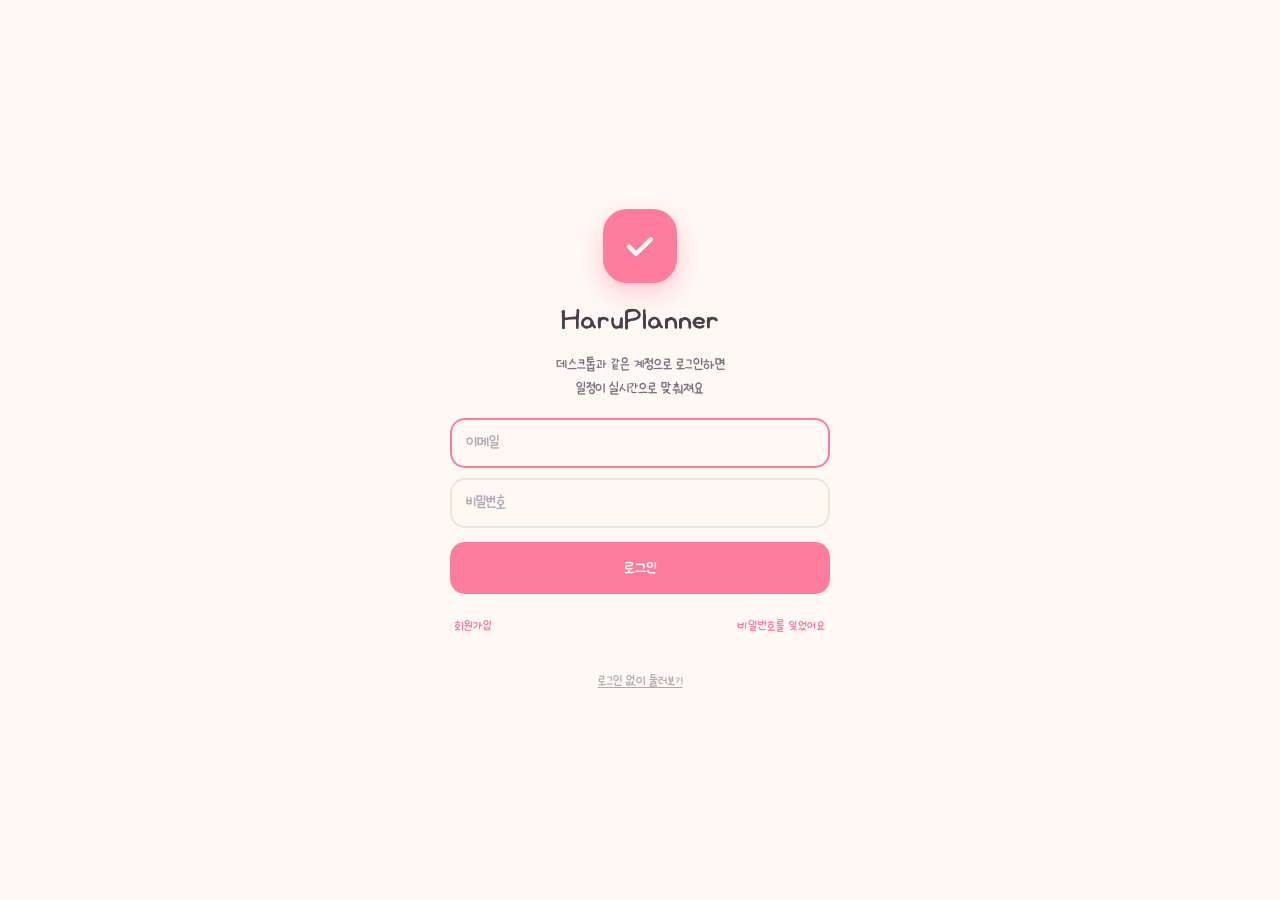
<file: index.html>
<!doctype html>
<html lang="ko" spellcheck="false">
<head>
  <meta charset="utf-8">
  <!-- viewport-fit=cover: 아이폰 노치·다이내믹 아일랜드 영역까지 꽉 채우고, 안쪽 여백은 safe-area 로 맞춰요 -->
  <meta name="viewport" content="width=device-width, initial-scale=1, viewport-fit=cover, interactive-widget=resizes-content">
  <meta http-equiv="Content-Security-Policy" content="default-src 'self'; script-src 'self'; style-src 'self' 'unsafe-inline'; img-src 'self' data: blob: https://*.supabase.co; font-src 'self'; connect-src 'self' https://*.supabase.co wss://*.supabase.co https://www.googleapis.com; worker-src 'self'; manifest-src 'self'">
  <title>HaruPlanner</title>
  <meta name="description" content="하루 일정 · 캘린더 · 디데이 (데스크톱 HaruPlanner 와 실시간 동기화)">
  <meta name="theme-color" content="#fff9f4" media="(prefers-color-scheme: light)">
  <meta name="theme-color" content="#1f1b24" media="(prefers-color-scheme: dark)">
  <!-- 홈 화면에 추가하면 앱처럼 (주소창 없이) 열려요 -->
  <meta name="mobile-web-app-capable" content="yes">
  <meta name="apple-mobile-web-app-capable" content="yes">
  <meta name="apple-mobile-web-app-title" content="HaruPlanner">
  <meta name="apple-mobile-web-app-status-bar-style" content="black-translucent">
  <link rel="manifest" href="manifest.webmanifest">
  <link rel="icon" href="icons/icon-192.png">
  <link rel="apple-touch-icon" href="icons/apple-touch-icon.png">
  <link rel="stylesheet" href="mobile.css?v=mwyv2e2k">
  <link rel="stylesheet" href="notedoc.css?v=mwyv2e2k">
</head>
<body>
  <div id="app" class="m-app"></div>
  <div id="sheetRoot"></div>
  <div id="toasts" class="m-toasts"></div>
  <script src="config.js?v=mwyv2e2k"></script>
  <script src="vendor/supabase.js?v=mwyv2e2k"></script>
  <script src="shared.js?v=mwyv2e2k"></script>
  <script src="cloud.js?v=mwyv2e2k"></script>
  <script src="photos.js?v=mwyv2e2k"></script>
  <script src="changelog.js?v=mwyv2e2k"></script>
  <script src="calsync.js?v=mwyv2e2k"></script>
  <script src="devmode.js?v=mwyv2e2k"></script>
  <script src="backup.js?v=mwyv2e2k"></script>
  <script src="attach.js?v=mwyv2e2k"></script>
  <script src="notedoc.js?v=mwyv2e2k"></script>
  <script src="devcal.js?v=mwyv2e2k"></script>
  <script src="workpay.js?v=mwyv2e2k"></script>
  <script src="work-m.js?v=mwyv2e2k"></script>
  <script src="notes-m.js?v=mwyv2e2k"></script>
  <script src="mobile.js?v=mwyv2e2k"></script>
</body>
</html>
</file>
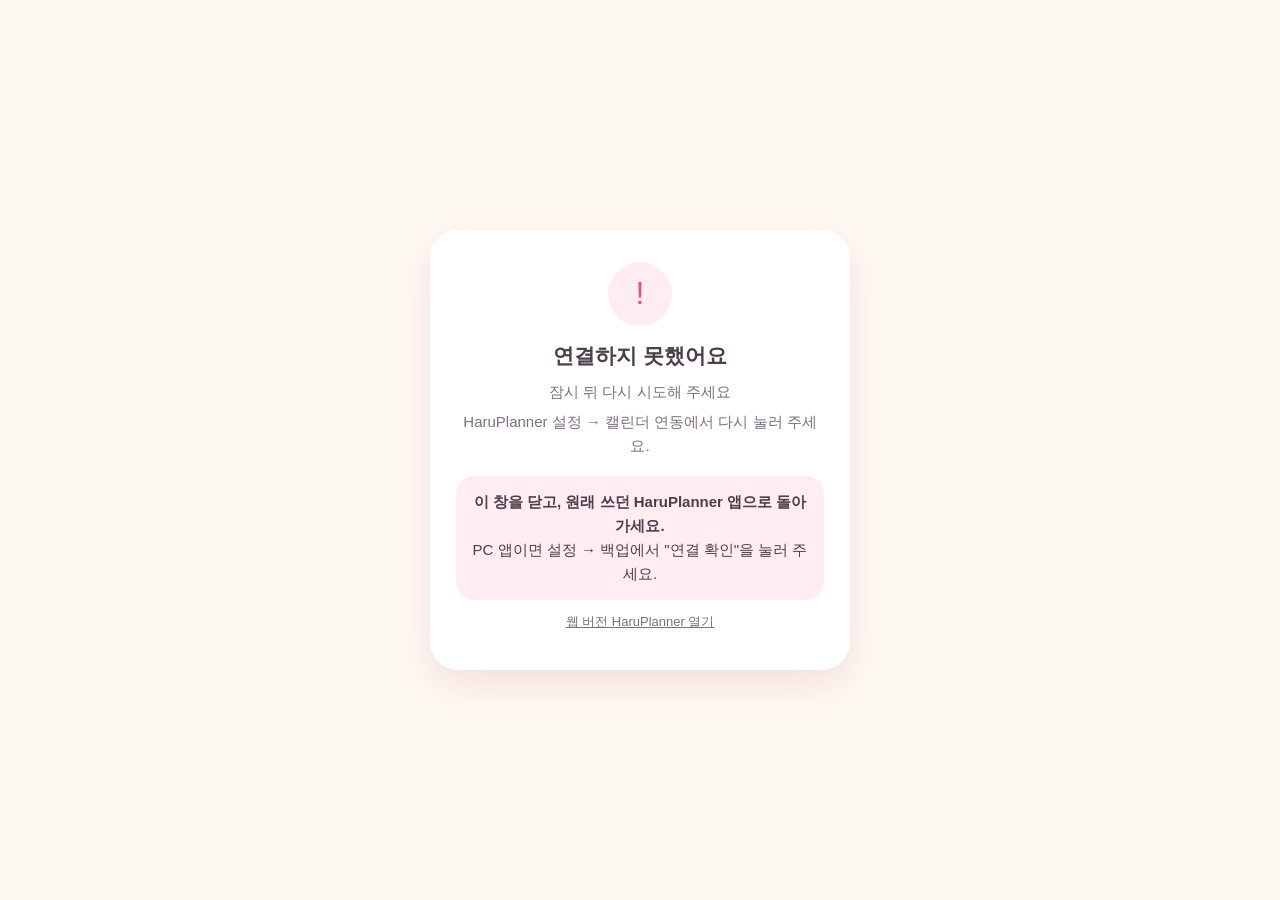
<file: connected.html>
<!doctype html>
<html lang="ko">
<head>
  <meta charset="utf-8">
  <meta name="viewport" content="width=device-width, initial-scale=1, viewport-fit=cover">
  <title>HaruPlanner 연동</title>
  <link rel="icon" href="icons/icon-192.png">
  <style>
    :root { --bg: #fff9f4; --panel: #ffffff; --text: #4b3f4c; --text2: #7c6f7f; --accent: #ff8fab; --soft: rgba(255, 143, 171, .16); --bad: #e5556b; }
    @media (prefers-color-scheme: dark) { :root { --bg: #1f1b24; --panel: #27212e; --text: #f4ecf3; --text2: #c7b9c6; --soft: rgba(255, 143, 171, .2); } }
    * { box-sizing: border-box; }
    body { margin: 0; min-height: 100vh; display: grid; place-items: center; padding: 24px 16px; background: var(--bg); color: var(--text);
      font-family: -apple-system, BlinkMacSystemFont, "Apple SD Gothic Neo", "Malgun Gothic", "Noto Sans KR", sans-serif; }
    .card { width: 100%; max-width: 420px; background: var(--panel); border-radius: 28px; padding: 32px 26px; text-align: center; box-shadow: 0 14px 40px rgba(175, 110, 110, .18); }
    .ic { width: 64px; height: 64px; border-radius: 50%; display: grid; place-items: center; margin: 0 auto 16px; background: var(--soft); color: var(--accent); font-size: 32px; }
    .bad .ic { color: var(--bad); }
    h1 { font-size: 21px; margin: 0 0 10px; }
    p { margin: 6px 0; color: var(--text2); line-height: 1.6; font-size: 15px; }
    b { color: var(--text); }
    p.close { margin-top: 18px; padding: 14px 16px; border-radius: 18px; background: var(--soft); color: var(--text); }
    p.sub { font-size: 13px; margin-top: 12px; }
    p.sub a { color: var(--text2); }
    a.btn { display: inline-block; margin-top: 18px; padding: 13px 24px; border-radius: 999px; background: var(--accent); color: #fff; text-decoration: none; font-weight: 600; }
  </style>
</head>
<body>
  <div class="card" id="card"></div>
  <script>
    (function () {
      var q = new URLSearchParams(location.search);
      var drive = q.has('gdrive');
      var ok = q.get(drive ? 'gdrive' : 'gcal') === 'ok';
      var msg = q.get('msg') || '';
      var esc = function (s) { return String(s).replace(/[&<>"']/g, function (c) { return { '&': '&amp;', '<': '&lt;', '>': '&gt;', '"': '&quot;', "'": '&#39;' }[c]; }); };
      var card = document.getElementById('card');
      // 안드로이드 앱 안에서 열렸으면 앱으로 돌아가는 버튼, 그 밖(PC 앱 · 폰 브라우저)에서는 "이 창을 닫으세요"
      var inApp = /HaruPlannerAndroid\//.test(navigator.userAgent);
      var back = inApp
        ? '<a class="btn" href="./">HaruPlanner 로 돌아가기</a>'
        : '<p class="close"><b>이 창을 닫고, 원래 쓰던 HaruPlanner 앱으로 돌아가세요.</b><br>PC 앱이면 설정 → 백업에서 "연결 확인"을 눌러 주세요.</p>' +
          '<p class="sub"><a href="./">웹 버전 HaruPlanner 열기</a></p>';
      if (!ok) card.className = 'card bad';
      card.innerHTML = ok
        ? '<div class="ic">✓</div><h1>' + (drive ? '구글 드라이브를 연결했어요' : '구글 캘린더를 연결했어요') + '</h1>' + (msg ? '<p><b>' + esc(msg) + '</b></p>' : '') +
          (drive
            ? '<p>사진 원본과 백업은 드라이브의 앱 전용 숨김 폴더에 들어가요.<br>내 드라이브 화면에는 보이지 않고, 하루플래너 비밀번호 없이는 아무도 열 수 없어요.</p>'
            : '<p>지금부터 하루플래너와 구글 캘린더가 1분 안에 서로 맞춰져요.</p>') + back
        : '<div class="ic">!</div><h1>연결하지 못했어요</h1><p>' + esc(msg || '잠시 뒤 다시 시도해 주세요') + '</p>' +
          '<p>HaruPlanner 설정 → ' + (drive ? '백업' : '캘린더 연동') + '에서 다시 눌러 주세요.</p>' + back;
    })();
  </script>
</body>
</html>
</file>
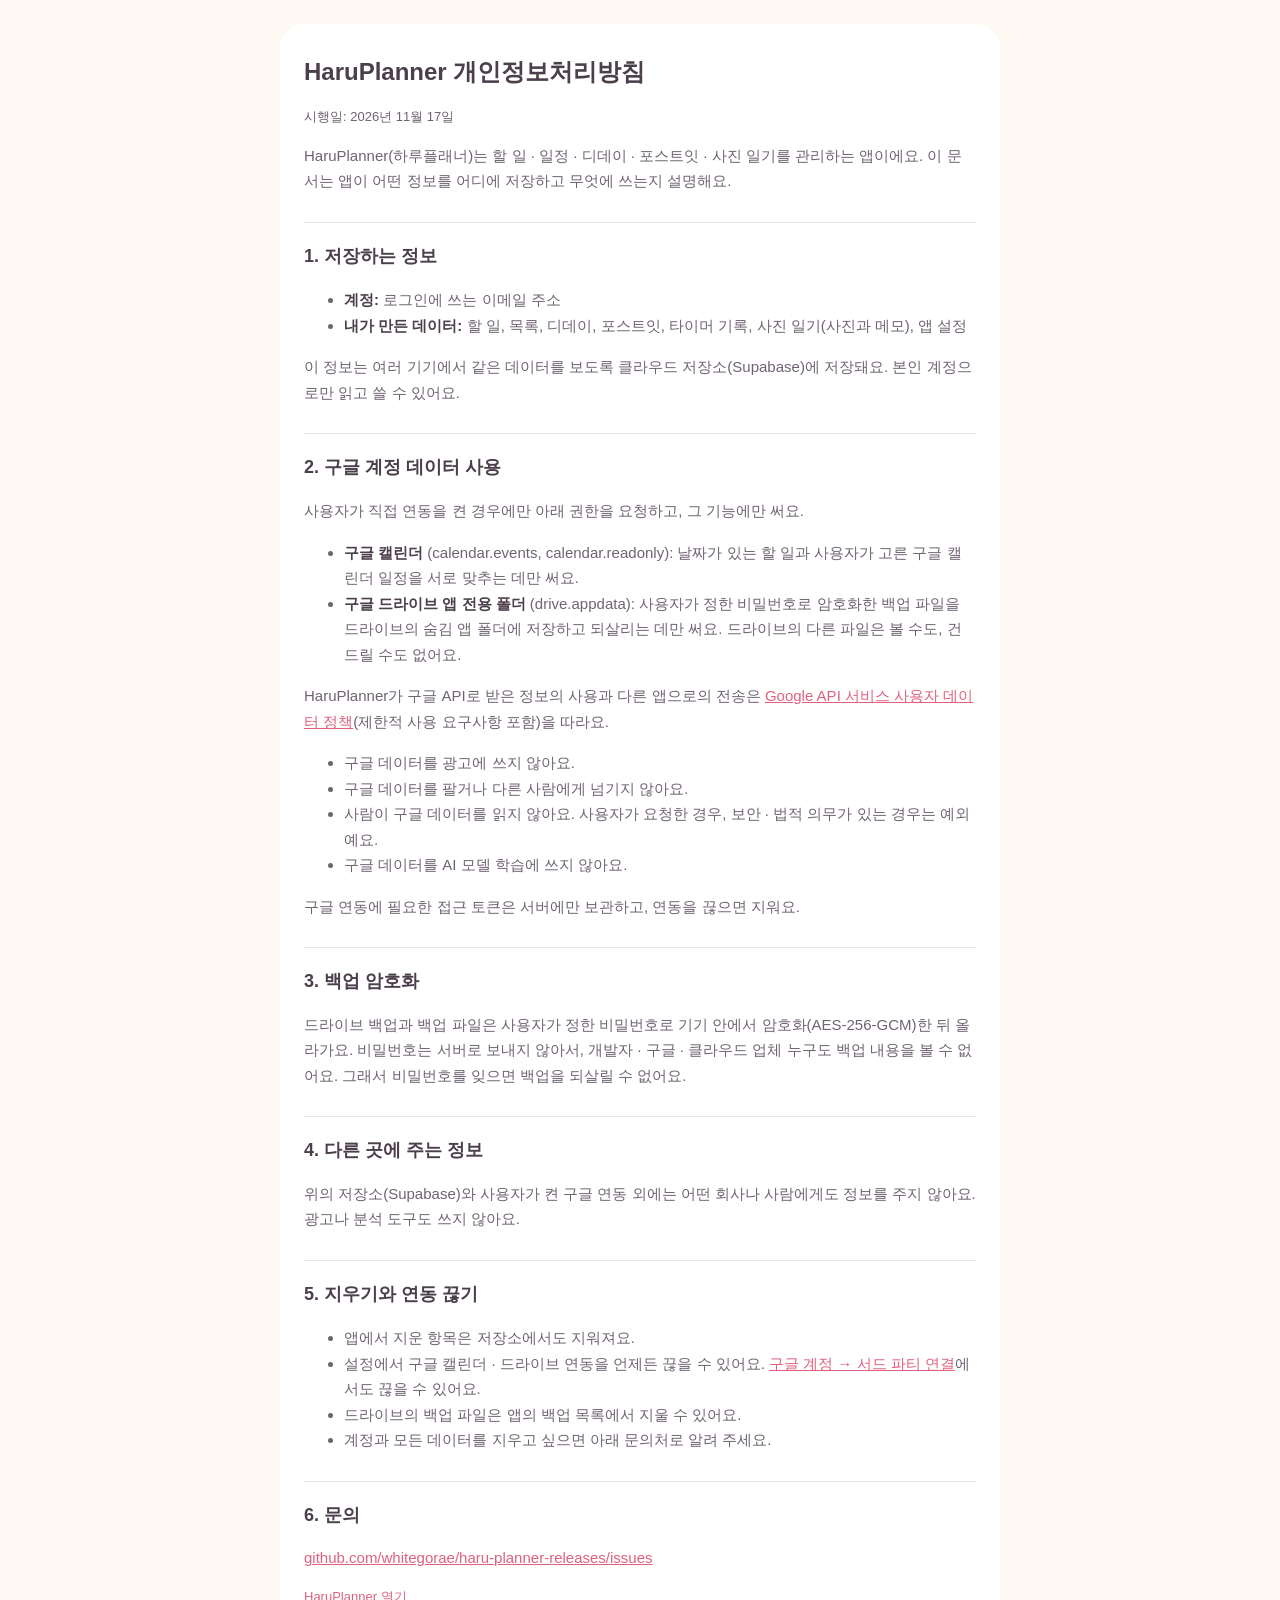
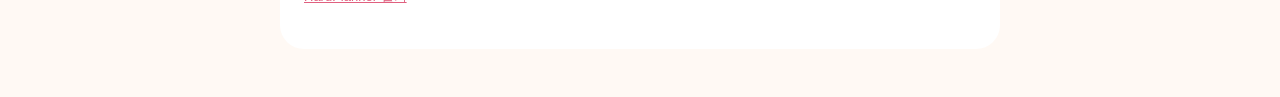
<file: privacy.html>
<!doctype html>
<html lang="ko">
<head>
  <meta charset="utf-8">
  <meta name="viewport" content="width=device-width, initial-scale=1, viewport-fit=cover">
  <title>HaruPlanner 개인정보처리방침</title>
  <link rel="icon" href="icons/icon-192.png">
  <style>
    :root { --bg: #fff9f4; --panel: #ffffff; --text: #4b3f4c; --text2: #6f6372; --accent: #e0607f; --line: rgba(120, 90, 110, .16); }
    @media (prefers-color-scheme: dark) { :root { --bg: #1f1b24; --panel: #27212e; --text: #f4ecf3; --text2: #cdbfcc; --accent: #ff8fab; --line: rgba(255, 255, 255, .12); } }
    * { box-sizing: border-box; }
    body { margin: 0; background: var(--bg); color: var(--text); padding: 24px 16px 48px;
      font-family: -apple-system, BlinkMacSystemFont, "Apple SD Gothic Neo", "Malgun Gothic", "Noto Sans KR", sans-serif; line-height: 1.7; }
    main { max-width: 720px; margin: 0 auto; background: var(--panel); border-radius: 24px; padding: 28px 24px; }
    h1 { font-size: 24px; margin: 0 0 4px; }
    h2 { font-size: 18px; margin: 28px 0 8px; padding-top: 18px; border-top: 1px solid var(--line); }
    p, li { color: var(--text2); font-size: 15px; }
    b { color: var(--text); }
    a { color: var(--accent); }
    .muted { font-size: 13px; }
  </style>
</head>
<body>
<main>
  <h1>HaruPlanner 개인정보처리방침</h1>
  <p class="muted">시행일: 2026년 11월 17일</p>
  <p>HaruPlanner(하루플래너)는 할 일 · 일정 · 디데이 · 포스트잇 · 사진 일기를 관리하는 앱이에요. 이 문서는 앱이 어떤 정보를 어디에 저장하고 무엇에 쓰는지 설명해요.</p>

  <h2>1. 저장하는 정보</h2>
  <ul>
    <li><b>계정:</b> 로그인에 쓰는 이메일 주소</li>
    <li><b>내가 만든 데이터:</b> 할 일, 목록, 디데이, 포스트잇, 타이머 기록, 사진 일기(사진과 메모), 앱 설정</li>
  </ul>
  <p>이 정보는 여러 기기에서 같은 데이터를 보도록 클라우드 저장소(Supabase)에 저장돼요. 본인 계정으로만 읽고 쓸 수 있어요.</p>

  <h2>2. 구글 계정 데이터 사용</h2>
  <p>사용자가 직접 연동을 켠 경우에만 아래 권한을 요청하고, 그 기능에만 써요.</p>
  <ul>
    <li><b>구글 캘린더</b> (calendar.events, calendar.readonly): 날짜가 있는 할 일과 사용자가 고른 구글 캘린더 일정을 서로 맞추는 데만 써요.</li>
    <li><b>구글 드라이브 앱 전용 폴더</b> (drive.appdata): 사용자가 정한 비밀번호로 암호화한 백업 파일을 드라이브의 숨김 앱 폴더에 저장하고 되살리는 데만 써요. 드라이브의 다른 파일은 볼 수도, 건드릴 수도 없어요.</li>
  </ul>
  <p>HaruPlanner가 구글 API로 받은 정보의 사용과 다른 앱으로의 전송은 <a href="https://developers.google.com/terms/api-services-user-data-policy" target="_blank" rel="noopener">Google API 서비스 사용자 데이터 정책</a>(제한적 사용 요구사항 포함)을 따라요.</p>
  <ul>
    <li>구글 데이터를 광고에 쓰지 않아요.</li>
    <li>구글 데이터를 팔거나 다른 사람에게 넘기지 않아요.</li>
    <li>사람이 구글 데이터를 읽지 않아요. 사용자가 요청한 경우, 보안 · 법적 의무가 있는 경우는 예외예요.</li>
    <li>구글 데이터를 AI 모델 학습에 쓰지 않아요.</li>
  </ul>
  <p>구글 연동에 필요한 접근 토큰은 서버에만 보관하고, 연동을 끊으면 지워요.</p>

  <h2>3. 백업 암호화</h2>
  <p>드라이브 백업과 백업 파일은 사용자가 정한 비밀번호로 기기 안에서 암호화(AES-256-GCM)한 뒤 올라가요. 비밀번호는 서버로 보내지 않아서, 개발자 · 구글 · 클라우드 업체 누구도 백업 내용을 볼 수 없어요. 그래서 비밀번호를 잊으면 백업을 되살릴 수 없어요.</p>

  <h2>4. 다른 곳에 주는 정보</h2>
  <p>위의 저장소(Supabase)와 사용자가 켠 구글 연동 외에는 어떤 회사나 사람에게도 정보를 주지 않아요. 광고나 분석 도구도 쓰지 않아요.</p>

  <h2>5. 지우기와 연동 끊기</h2>
  <ul>
    <li>앱에서 지운 항목은 저장소에서도 지워져요.</li>
    <li>설정에서 구글 캘린더 · 드라이브 연동을 언제든 끊을 수 있어요. <a href="https://myaccount.google.com/permissions" target="_blank" rel="noopener">구글 계정 → 서드 파티 연결</a>에서도 끊을 수 있어요.</li>
    <li>드라이브의 백업 파일은 앱의 백업 목록에서 지울 수 있어요.</li>
    <li>계정과 모든 데이터를 지우고 싶으면 아래 문의처로 알려 주세요.</li>
  </ul>

  <h2>6. 문의</h2>
  <p><a href="https://github.com/whitegorae/haru-planner-releases/issues" target="_blank" rel="noopener">github.com/whitegorae/haru-planner-releases/issues</a></p>
  <p class="muted"><a href="./">HaruPlanner 열기</a></p>
</main>
</body>
</html>
</file>
<file: mobile.css>
/* =========================================================================
 * HaruPlanner 모바일
 * 기준 화면: 아이폰 17 Pro (402 × 874). 360(갤럭시 S21) ~ 440(Pro Max · S26 Ultra) 폭에 맞춰 늘고 줄어요.
 * 노치·다이내믹 아일랜드·홈 막대는 safe-area 로 피해요.
 * ========================================================================= */
@font-face { font-family: "Dahyun"; src: url("fonts/Dahyun.ttf") format("truetype"); font-display: swap; }
@font-face { font-family: "Euiyeon"; src: url("fonts/Euiyeon.ttf") format("truetype"); font-display: swap; size-adjust: 125%; }

:root {
  --font-main: "Dahyun", "Euiyeon", -apple-system, "Apple SD Gothic Neo", "Noto Sans KR", sans-serif;
  --font-sub: "Euiyeon", "Dahyun", -apple-system, "Apple SD Gothic Neo", sans-serif;
  --bg: #fff9f4; --bg-soft: #fff1e8; --sidebar: #fdf0e6; --panel: #ffffff; --text: #4b3f4c; --text-2: #7c6f7f; --text-3: #b3a6b2;
  --border: #f2e3da; --hover: #fdeae0; --active: #ffe2ea; --accent: #ff7d9c; --accent-2: #f2668a; --accent-soft: rgba(255, 125, 156, .14);
  --danger: #ff6b81; --p3: #ff6b81; --p2: #ffb547; --p1: #7f9cff; --p0: #d6c7cf; --sun: #ff6b81; --sat: #6f8dff;
  --shadow: 0 14px 40px rgba(175, 110, 110, .18); --shadow-soft: 0 3px 12px rgba(175, 110, 110, .09);
  --toast-bg: #4b3f4c; --toast-btn: #ffc2d1; --backdrop: rgba(75, 63, 76, .32);
  --done-op: .52; --done-sat: .43;
  /* 화면 폭에 따라 살짝 커지고 작아지는 기본 크기 (402 기준 = 1) */
  --u: clamp(0.9px, calc(100vw / 402), 1.1px);
  --safe-t: env(safe-area-inset-top, 0px);
  --safe-b: env(safe-area-inset-bottom, 0px);
  --tabs-h: calc(58 * var(--u)); /* 아래 탭 (아이콘만) · 홈 막대 칸은 따로 더해요 */
  color-scheme: light;
}
[data-theme="dark"] {
  --bg: #1f1b24; --bg-soft: #29232f; --panel: #27212e; --text: #f4ecf3; --text-2: #c7b9c6; --text-3: #85778a; --border: #372e3f; --hover: #322a3a;
  --active: #43283a; --accent: #ff8fab; --p1: #8fa8ff; --p0: #6c6072; --sat: #8fa8ff; color-scheme: dark;
}

* { box-sizing: border-box; -webkit-tap-highlight-color: transparent; }
html, body { margin: 0; height: 100%; background: var(--bg); }
/* 한글이 줄을 바꿀 때 단어 가운데서 끊기지 않게 (띄어쓰기에서만 줄바꿈) */
html { word-break: keep-all; overflow-wrap: break-word; }
body {
  font-family: var(--font-main); font-size: calc(16 * var(--u)); line-height: 1.35; color: var(--text);
  overflow: hidden; overscroll-behavior: none; -webkit-font-smoothing: antialiased; -webkit-text-size-adjust: 100%;
}
button, input, select, textarea { font: inherit; color: inherit; }
button { background: none; border: 0; padding: 0; cursor: pointer; touch-action: manipulation; }
input, select, textarea { outline: none; }
input::placeholder, textarea::placeholder { color: var(--text-3); font-family: var(--font-sub); }
.ic { width: calc(22 * var(--u)); height: calc(22 * var(--u)); flex-shrink: 0; }
.ic.mini { width: calc(14 * var(--u)); height: calc(14 * var(--u)); }
.ic.rot { transform: rotate(-90deg); }
.flex1 { flex: 1; }
[hidden] { display: none !important; }

/* ===================== 틀 ===================== */
.m-app { position: fixed; inset: 0; display: flex; flex-direction: column; }
.m-view {
  flex: 1; overflow-y: auto; overflow-x: hidden; -webkit-overflow-scrolling: touch; overscroll-behavior-y: contain;
  padding: calc(var(--safe-t) + 8px) calc(16 * var(--u)) 0;
}
.m-bottom-space { height: calc(var(--tabs-h) + var(--safe-b) + 90px); }
.m-head { display: flex; align-items: center; gap: 8px; padding: 10px 2px 12px; min-height: 64px; }
.m-head-t { min-width: 0; }
.m-head h1 { margin: 0; font-size: calc(30 * var(--u)); font-weight: normal; letter-spacing: -.5px; white-space: nowrap; overflow: hidden; text-overflow: ellipsis; }
.m-head p { margin: 2px 0 0; font-family: var(--font-sub); font-size: calc(15 * var(--u)); color: var(--text-2); }
.m-back { width: 40px; height: 40px; margin-left: -8px; border-radius: 12px; display: grid; place-items: center; color: var(--text-2); }
.m-back:active { background: var(--hover); }
.m-sync { display: inline-flex; align-items: center; gap: 6px; font-family: var(--font-sub); font-size: 13px; color: var(--text-3); flex-shrink: 0; }
.m-sync i { width: 9px; height: 9px; border-radius: 50%; background: #6cc58a; box-shadow: 0 0 0 3px rgba(108, 197, 138, .2); }
.m-sync.syncing i { background: var(--p2); }
.m-sync.offline i, .m-sync.off i { background: var(--text-3); box-shadow: none; }
.m-sync.off, .m-sync.demo { padding: 4px 10px; border-radius: 999px; background: var(--hover); }

/* 아이폰 홈 화면 앱(iOS 26): 화면에 고정(fixed)한 상자와 100% · 100dvh 는 위쪽 상태 표시줄 높이만큼 짧게 잡혀서
 * 아래 탭 밑에 빈 띠가 생겨요. 100lvh 만 실제 화면 높이라서, 페이지(html)를 100lvh 로 두고
 * 앱 틀은 고정하지 않고 페이지 안에 그대로 채워요 */
@media (display-mode: standalone) {
  html { height: 100lvh; }
  .m-app { position: relative; inset: auto; height: 100%; }
}
html.ios-app { height: 100lvh; }
html.ios-app .m-app { position: relative; inset: auto; height: 100%; }
/* 안드로이드 새 앱 설치 띠 (오늘 화면 맨 위) */
.m-apk { display: flex; align-items: center; gap: 12px; width: 100%; margin: 0 0 12px; padding: 12px 14px; border-radius: 18px; background: var(--accent-soft); color: var(--text); text-align: left; }
.m-apk span { flex: 1; min-width: 0; display: flex; flex-direction: column; gap: 2px; }
.m-apk small { font-family: var(--font-sub); font-size: 13px; color: var(--text-2); line-height: 1.35; }
.m-apk-get { padding: 8px 14px; border-radius: 999px; background: var(--accent); color: #fff; font-size: 14px; flex-shrink: 0; text-decoration: none; }
.m-apk-x { width: 30px; height: 30px; display: grid; place-items: center; color: var(--text-3); flex-shrink: 0; margin-right: -4px; }
.m-apk-x .ic { width: 16px; height: 16px; }
.m-apk i { font-style: normal; padding: 8px 14px; border-radius: 999px; background: var(--accent); color: #fff; font-size: 14px; flex-shrink: 0; }

/* 아래 탭 */
.m-tabs {
  position: absolute; left: 0; right: 0; bottom: 0; z-index: 20; display: grid; grid-auto-flow: column; grid-auto-columns: minmax(0, 1fr);
  height: calc(var(--tabs-h) + var(--safe-b)); padding-bottom: var(--safe-b);
  background: color-mix(in srgb, var(--panel) 88%, transparent); -webkit-backdrop-filter: blur(18px); backdrop-filter: blur(18px);
  border-top: 1px solid var(--border);
}
/* 아이콘만 (글자 없이) · 홈 막대 위쪽 칸 가운데에 */
.m-tabs button { display: flex; align-items: center; justify-content: center; color: var(--text-3); }
.m-tabs button .ic { width: calc(27 * var(--u)); height: calc(27 * var(--u)); }
.m-tab-ic { display: grid; place-items: center; width: calc(56 * var(--u)); max-width: calc(100% - 4px); height: calc(38 * var(--u)); border-radius: 999px; transition: background .2s; } /* 탭이 7개라 좁은 폰에서는 칸에 맞춰 줄어요 */
.m-tabs button.on { color: var(--accent); }
.m-tabs button.on .m-tab-ic { background: var(--accent-soft); }
.m-fab {
  position: absolute; z-index: 21; right: calc(18 * var(--u)); bottom: calc(var(--tabs-h) + var(--safe-b) + 16px);
  width: calc(58 * var(--u)); height: calc(58 * var(--u)); border-radius: 50%; display: grid; place-items: center;
  background: var(--accent); color: #fff; box-shadow: 0 8px 22px color-mix(in srgb, var(--accent) 45%, transparent);
  transition: transform .15s;
}
.m-fab .ic { width: calc(28 * var(--u)); height: calc(28 * var(--u)); stroke-width: 2.6; }
.m-fab:active { transform: scale(.92); }

/* ===================== 할 일 줄 ===================== */
.m-sec { margin-bottom: 14px; }
.m-sec-h { display: flex; align-items: center; gap: 6px; width: 100%; padding: 8px 4px; font-size: calc(15 * var(--u)); color: var(--text-2); }
.m-sec-h .ic { width: 16px; height: 16px; transition: transform .2s; }
.m-sec-h b { font-weight: normal; font-family: var(--font-sub); color: var(--text-3); margin-left: 2px; }
.m-sec-b { display: flex; flex-direction: column; gap: 8px; }
.m-task {
  --c: var(--accent);
  position: relative; display: flex; align-items: center; gap: 12px; padding: 13px 14px 13px 12px; border-radius: 18px;
  background: var(--panel); box-shadow: var(--shadow-soft); overflow: hidden; min-height: 60px;
}
.m-task::before { content: ""; position: absolute; left: 0; top: 10px; bottom: 10px; width: 4px; border-radius: 0 4px 4px 0; background: var(--c); }
.m-task:active { transform: scale(.985); }
.m-task.done { opacity: var(--done-op); filter: saturate(var(--done-sat)); }
.m-task.done .m-task-title { text-decoration: line-through; color: var(--text-3); }
.m-task-body { flex: 1; min-width: 0; }
.m-task-title { font-size: calc(17 * var(--u)); white-space: nowrap; overflow: hidden; text-overflow: ellipsis; }
.m-task-meta { display: flex; align-items: center; flex-wrap: wrap; gap: 4px 8px; margin-top: 3px; font-size: calc(13 * var(--u)); color: var(--text-3); }
.m-task-meta:empty { display: none; }
.m-task-meta .over { color: var(--danger); }
.m-tag { display: inline-flex; align-items: center; gap: 4px; font-family: var(--font-sub); }
.m-tag i { width: 8px; height: 8px; border-radius: 50%; }
.m-check {
  --pc: var(--p0);
  width: calc(26 * var(--u)); height: calc(26 * var(--u)); border-radius: 50%; flex-shrink: 0; display: grid; place-items: center;
  box-shadow: inset 0 0 0 2.2px var(--pc); color: transparent; position: relative;
}
.m-check::after { content: ""; position: absolute; inset: -10px; } /* 손가락으로 누르기 쉽게 */
.m-check .ic { width: 15px; height: 15px; stroke-width: 3; }
.m-check.p1 { --pc: var(--p1); } .m-check.p2 { --pc: var(--p2); } .m-check.p3 { --pc: var(--p3); }
.m-check.on { background: var(--pc); color: #fff; }
.m-check.on.p0 { background: var(--text-3); box-shadow: none; }
.m-check.sm { width: 20px; height: 20px; }
.m-check.sm .ic { width: 12px; height: 12px; }
.m-flag { display: grid; place-items: center; color: var(--text-3); }
.m-flag .ic { width: 18px; height: 18px; }
.m-flag.p1 { color: var(--p1); } .m-flag.p2 { color: var(--p2); } .m-flag.p3 { color: var(--p3); }
.m-flag.p1 .ic, .m-flag.p2 .ic, .m-flag.p3 .ic { fill: currentColor; }
.m-empty { text-align: center; padding: 50px 20px 30px; color: var(--text-3); }
.m-empty .ic { width: 52px; height: 52px; color: var(--accent); opacity: .55; }
.m-empty p { margin: 12px 0 4px; font-size: 18px; color: var(--text-2); }
.m-empty span { font-family: var(--font-sub); font-size: 15px; }
.m-dday-strip {
  --c: var(--accent);
  display: flex; align-items: center; gap: 10px; width: 100%; padding: 12px 16px; margin-bottom: 14px; border-radius: 18px;
  background: color-mix(in srgb, var(--c) 14%, var(--panel)); color: var(--text); text-align: left;
}
.m-dday-strip b { font-weight: normal; font-size: 20px; color: var(--c); }
.m-dday-strip span { flex: 1; min-width: 0; white-space: nowrap; overflow: hidden; text-overflow: ellipsis; }
.m-dday-strip .ic { width: 18px; height: 18px; color: var(--text-3); }

/* ===================== 캘린더 ===================== */
.m-cal-nav { display: flex; gap: 4px; flex-shrink: 0; }
.m-sync.compact { padding: 0; background: none; margin-left: 2px; }
.m-sync.compact i { width: 8px; height: 8px; }
.m-sync.demo.compact::before, .m-sync.off.compact::before { content: ""; width: 8px; height: 8px; border-radius: 50%; background: var(--text-3); }
.m-cal-nav button { height: 38px; min-width: 38px; border-radius: 12px; display: grid; place-items: center; color: var(--text-2); background: var(--panel); box-shadow: var(--shadow-soft); }
.m-pill { padding: 0 14px; font-size: 15px; }
.m-pill.sm { height: 32px !important; padding: 0 10px; font-size: 14px; }
.m-cal { background: var(--panel); border-radius: 22px; box-shadow: var(--shadow-soft); padding: 8px 4px 6px; touch-action: pan-y; }
.m-cal-wd, .m-dp-wd { display: grid; grid-template-columns: repeat(7, 1fr); text-align: center; font-family: var(--font-sub); font-size: calc(13 * var(--u)); color: var(--text-3); padding-bottom: 4px; }
.m-cal-wd .sun, .m-dp-wd .sun { color: var(--sun); }
.m-cal-wd .sat, .m-dp-wd .sat { color: var(--sat); }
.m-cal-grid { display: grid; grid-template-columns: repeat(7, minmax(0, 1fr)); }
.m-cal-grid.from-r { animation: slideR .22s ease-out; }
.m-cal-grid.from-l { animation: slideL .22s ease-out; }
@keyframes slideR { from { transform: translateX(28px); opacity: .3; } }
@keyframes slideL { from { transform: translateX(-28px); opacity: .3; } }
.m-cell {
  position: relative; display: flex; flex-direction: column; align-items: stretch; gap: 2px; min-width: 0;
  height: calc(74 * var(--u)); padding: 4px 2px 2px; border-radius: 12px; text-align: center;
}
.m-cell-n { align-self: center; width: calc(26 * var(--u)); height: calc(26 * var(--u)); line-height: calc(26 * var(--u)); border-radius: 50%; font-size: calc(15 * var(--u)); }
.m-cell.sun .m-cell-n { color: var(--sun); }
.m-cell.sat .m-cell-n { color: var(--sat); }
.m-cell.out { opacity: .38; }
.m-cell.today .m-cell-n { background: var(--accent); color: #fff; }
.m-cell.sel { background: var(--accent-soft); }
.m-cell-dd { position: absolute; top: 6px; right: 5px; width: 6px; height: 6px; border-radius: 50%; }
.m-cell-bars { display: flex; flex-direction: column; gap: 2px; min-width: 0; }
.m-bar {
  --c: var(--accent);
  display: block; height: calc(14 * var(--u)); line-height: calc(14 * var(--u)); padding: 0 3px; border-radius: 4px; font-size: calc(10 * var(--u));
  background: color-mix(in srgb, var(--c) 28%, var(--panel)); color: var(--text); text-align: left; white-space: nowrap; overflow: hidden; text-overflow: clip;
}
.m-bar.done { opacity: var(--done-op); text-decoration: line-through; }
.m-more { font-size: calc(10 * var(--u)); color: var(--text-3); line-height: 1; }
.m-day { margin-top: 16px; display: flex; flex-direction: column; gap: 8px; }
.m-day-h { display: flex; align-items: center; flex-wrap: wrap; gap: 8px; padding: 0 4px 2px; }
.m-day-h b { font-weight: normal; font-size: 19px; }
.m-hol { font-family: var(--font-sub); font-size: 14px; color: var(--sun); }
.m-dd-chip { --c: var(--accent); display: inline-flex; align-items: center; gap: 4px; padding: 2px 9px; border-radius: 999px; font-size: 13px; background: color-mix(in srgb, var(--c) 18%, transparent); color: var(--c); }
.m-dd-chip .ic { width: 12px; height: 12px; fill: currentColor; }
.m-day-empty { margin: 4px; padding: 18px; text-align: center; font-family: var(--font-sub); color: var(--text-3); background: var(--panel); border-radius: 18px; }

/* ===================== 근무 (근무 계획 · 예상 월급) ===================== */
.mw-sum-h { font-family: var(--font-sub); font-size: 14px; color: var(--text-2); }
.mw-sum-big { font-size: calc(32 * var(--u)); color: var(--accent); margin: 2px 0 2px; }
.mw-sum-sub { font-family: var(--font-sub); font-size: 13.5px; color: var(--text-3); line-height: 1.5; }
.mw-more { display: inline-flex; align-items: center; gap: 2px; margin-top: 8px; font-size: 14px; color: var(--accent); }
.mw-more .ic { width: 16px; height: 16px; transition: transform .2s; }
.mw-more .ic.flip { transform: rotate(180deg); }
.mw-job-sum { margin-top: 10px; padding-top: 10px; border-top: 1px dashed var(--border); }
.mw-js-h { display: flex; align-items: center; gap: 8px; font-size: 16px; margin-bottom: 2px; }
.mw-js-h i, .mw-job i { width: 11px; height: 11px; border-radius: 50%; background: var(--c); flex-shrink: 0; }
.mw-js-h span { flex: 1; min-width: 0; overflow: hidden; text-overflow: ellipsis; white-space: nowrap; }
.mw-js-h b { font-weight: normal; }
.mw-line { display: flex; align-items: baseline; justify-content: space-between; gap: 8px; padding: 3px 0 0 19px; font-size: 14.5px; }
.mw-line span { color: var(--text-2); }
.mw-line small { font-family: var(--font-sub); font-size: 12px; color: var(--text-3); margin-left: 3px; }
.mw-line b { font-weight: normal; white-space: nowrap; }
.mw-line.sub, .mw-line.net { margin-top: 3px; padding-top: 5px; border-top: 1px solid var(--border); }
.mw-line.minus b { color: var(--text-2); }
.mw-line.net span, .mw-line.net b { color: var(--accent); }
.mw-cal { margin-bottom: 2px; }
.mw-bar { font-size: calc(9.5 * var(--u)); padding: 0 2px; text-align: center; }
.mw-shift { --c: var(--accent); display: flex; flex-direction: column; align-items: flex-start; gap: 2px; width: 100%; padding: 12px 14px 12px 16px; border-radius: 16px; background: var(--panel); box-shadow: inset 4px 0 0 var(--c), var(--shadow-soft); text-align: left; color: var(--text); }
.mw-sh-t { font-size: 18px; }
.mw-sh-t small { font-family: var(--font-sub); font-size: 13px; color: var(--text-3); }
.mw-sh-m { font-family: var(--font-sub); font-size: 13.5px; color: var(--text-2); }
.mw-jobs-h { margin-top: 18px; }
.mw-job { display: flex; align-items: center; gap: 10px; width: 100%; padding: 12px 14px; text-align: left; color: var(--text); }
.mw-job + .mw-job { border-top: 1px dashed var(--border); }
.mw-job > span { flex: 1; min-width: 0; display: flex; flex-direction: column; }
.mw-job b { font-weight: normal; font-size: 16.5px; }
.mw-job small { font-family: var(--font-sub); font-size: 12.5px; color: var(--text-3); }
.mw-job .ic { width: 18px; height: 18px; color: var(--text-3); }
.mw-sheet h3 { margin: 0 0 10px; font-weight: normal; font-size: 20px; }
.mw-sheet .m-input { margin: 8px 0; }
.mw-sheet .m-dp-row input[type="number"] { width: 110px; text-align: right; }
.mw-preview { font-family: var(--font-sub); font-size: 14px; color: var(--text-2); min-height: 18px; padding: 6px 2px 0; }
.mw-preview b { font-family: var(--font-main); font-weight: normal; color: var(--accent); }
.mw-colors { margin: 4px 0 6px; }
.mw-hint { margin: -2px 0 8px; font-family: var(--font-sub); font-size: 13px; color: var(--text-3); }
.mw-check { display: flex; align-items: flex-start; gap: 10px; padding: 8px 0; font-size: 16px; }
.mw-check input { width: 20px; height: 20px; margin-top: 2px; accent-color: var(--accent); flex-shrink: 0; }
.mw-check span { display: flex; flex-direction: column; }
.mw-check small { font-family: var(--font-sub); font-size: 12.5px; color: var(--text-3); }
.mw-ded { display: flex; align-items: center; justify-content: space-between; gap: 8px; padding: 10px 0 6px; border-top: 1px dashed var(--border); margin-top: 4px; font-size: 16px; }
.mw-ins { padding: 4px 12px; border-radius: 14px; background: var(--hover); }
/* 날짜 · 시간 고르기 (근무) */
.mw-when-row { width: 100%; text-align: left; color: var(--text); }
.mw-when { color: var(--accent); font-size: 15px; text-align: right; }
.mw-when-row .ic:last-child, .mw-tp-row .ic:last-child { width: 16px; height: 16px; color: var(--text-3); }
.mw-tp-row { width: 100%; text-align: left; color: var(--text); }
.mw-times { position: relative; max-height: 228px; overflow-y: auto; background: var(--hover); border-radius: 14px; padding: 4px; margin: 2px 0 8px; }
.mw-time { display: flex; align-items: center; gap: 4px; width: 100%; height: 42px; padding: 0 14px; border-radius: 10px; font-size: 16px; color: var(--text); text-align: left; }
.mw-time small { font-family: var(--font-sub); font-size: 13px; opacity: .65; }
.mw-time.on { background: var(--accent); color: #fff; }
.mw-dur { display: flex; flex-direction: column; gap: 8px; margin-top: 12px; }
.mw-dur-row { display: flex; align-items: center; gap: 8px; min-height: 44px; font-size: 16px; }
.mw-dur-row > span:first-child { width: 42px; color: var(--text-2); flex-shrink: 0; }
.mw-dur-row b { font-weight: normal; color: var(--accent); }
.mw-tin { display: flex; gap: 8px; margin: 4px 0 6px; }
.mw-tin .m-input { flex: 1; min-width: 0; height: 44px; font-size: 16px; }
.mw-tin .m-btn { flex: 0 0 auto; width: auto; height: 44px; margin: 0; padding: 0 16px; }
.mw-tp-dur { margin: 4px 2px 6px; font-family: var(--font-sub); font-size: 14px; color: var(--accent); }
.mw-box { flex: 1; height: 44px; border-radius: 12px; box-shadow: inset 0 0 0 2px var(--border); font-size: 15px; color: var(--text); }
.mw-box.on { box-shadow: inset 0 0 0 2px var(--accent); color: var(--accent); }
/* 자주 쓰는 시간 */
.mw-pre-row { display: flex; flex-direction: column; gap: 6px; padding: 2px 4px 4px; }
.mw-pre-row.in-sheet { padding: 0 0 8px; margin-bottom: 4px; border-bottom: 1px dashed var(--border); }
.mw-pre-l { font-family: var(--font-sub); font-size: 13px; color: var(--text-3); }
.mw-pre-chips { display: flex; flex-wrap: wrap; gap: 6px; }
.mw-pre {
  --c: var(--accent);
  display: inline-flex; align-items: baseline; gap: 5px; height: 36px; padding: 0 14px; border-radius: 999px; line-height: 36px; white-space: nowrap;
  background: color-mix(in srgb, var(--c) 20%, var(--panel)); box-shadow: inset 0 0 0 1.5px color-mix(in srgb, var(--c) 45%, transparent); color: var(--text); font-size: 15px;
}
.mw-pre:active { background: color-mix(in srgb, var(--c) 38%, var(--panel)); }
.mw-pre b { font-weight: normal; }
.mw-pre span, .mw-pre small { font-family: var(--font-sub); font-size: 12.5px; color: var(--text-2); }
.mw-pv-row { display: flex; align-items: center; justify-content: space-between; gap: 8px; flex-wrap: wrap; }
.mw-pre-save { display: inline-flex; align-items: center; gap: 3px; margin-top: 6px; font-size: 13.5px; color: var(--accent); }
.mw-pre-save .ic { width: 15px; height: 15px; }
.mw-pre-edit { display: flex; flex-direction: column; gap: 4px; padding: 10px 0 4px; margin-top: 6px; border-top: 1px dashed var(--border); font-size: 16px; }
.mw-pre-item { display: flex; align-items: center; gap: 8px; padding: 2px 0 2px 12px; border-radius: 12px; background: var(--hover); }
.mw-pre-item b { font-weight: normal; font-size: 15px; }
.mw-pre-item span { flex: 1; font-family: var(--font-sub); font-size: 13px; color: var(--text-3); }
.mw-ins .mw-check { font-size: 15px; }

/* ===================== 목록 ===================== */
.m-card { background: var(--panel); border-radius: 20px; box-shadow: var(--shadow-soft); overflow: hidden; margin-bottom: 14px; }
.m-card.m-pad { padding: 14px 16px; }
.m-card-h { display: flex; align-items: center; justify-content: space-between; padding: 4px 6px 8px; font-size: 15px; color: var(--text-2); }
.m-card-h button { display: inline-flex; align-items: center; gap: 4px; font-size: 14px; color: var(--accent); }
.m-card-h button .ic { width: 16px; height: 16px; }
.m-list-row { display: flex; align-items: center; gap: 12px; width: 100%; padding: 0 16px; height: calc(56 * var(--u)); text-align: left; font-size: calc(17 * var(--u)); }
.m-list-row + .m-list-row { border-top: 1px solid var(--border); }
.m-list-row:active { background: var(--hover); }
.m-list-row > .ic:first-child { color: var(--accent); }
.m-list-row b { font-weight: normal; font-family: var(--font-sub); color: var(--text-3); }
.m-list-row .chev { width: 16px; height: 16px; color: var(--text-3); }
.m-dot { width: 14px; height: 14px; border-radius: 50%; margin: 0 4px; flex-shrink: 0; }

/* ===================== 디데이 ===================== */
.m-ddays { display: grid; grid-template-columns: 1fr 1fr; gap: 10px; }
.m-dd {
  --c: var(--accent);
  display: flex; flex-direction: column; align-items: flex-start; gap: 2px; padding: 16px; border-radius: 22px; text-align: left; min-width: 0;
  background: var(--panel); box-shadow: var(--shadow-soft); border-top: 4px solid var(--c);
}
.m-dd.is-today { box-shadow: 0 0 0 3px var(--c), var(--shadow-soft); }
.m-dd-l { font-size: calc(30 * var(--u)); color: var(--c); line-height: 1.1; }
.m-dd-t { font-size: 17px; max-width: 100%; white-space: nowrap; overflow: hidden; text-overflow: ellipsis; }
.m-dd-s { font-family: var(--font-sub); font-size: 13px; color: var(--text-3); }
.m-ddays .m-empty { grid-column: 1 / -1; }

/* ===================== 포스트잇 (PC 포스트잇과 같은 색 · 같은 데이터) ===================== */
/* 색: 밝은 테마는 포스트잇 색 그대로, 어두운 테마는 색을 살짝 물들인 어두운 카드, "선명"은 늘 진한 색 그대로 (PC widget.css 와 같아요) */
.mn-card, .m-sheet.mn-sheet {
  --nb: var(--nc, #fff3a3);
  --nt: #4b3f4c; --nt2: rgba(75, 63, 76, .62); --nt3: rgba(75, 63, 76, .42); --nh: rgba(75, 63, 76, .08);
}
[data-theme="dark"] .mn-card, [data-theme="dark"] .m-sheet.mn-sheet {
  --nb: color-mix(in srgb, var(--nc, #fff3a3) 24%, var(--panel));
  --nt: #f4ecf3; --nt2: rgba(244, 236, 243, .66); --nt3: rgba(244, 236, 243, .42); --nh: rgba(255, 255, 255, .08);
}
.mn-card.vivid, [data-theme="dark"] .mn-card.vivid, .m-sheet.mn-sheet.vivid, [data-theme="dark"] .m-sheet.mn-sheet.vivid {
  --nb: var(--nc);
  --nt: #3b3026; --nt2: rgba(59, 48, 38, .66); --nt3: rgba(59, 48, 38, .46); --nh: rgba(59, 48, 38, .1);
}
.mn-grid { display: grid; grid-template-columns: repeat(2, minmax(0, 1fr)); gap: calc(12 * var(--u)); align-items: start; }
.mn-card {
  display: flex; flex-direction: column; gap: 10px; min-width: 0; min-height: calc(132 * var(--u)); padding: 15px 15px 12px; border-radius: 22px;
  background: var(--nb); color: var(--nt); text-align: left; box-shadow: var(--shadow-soft); transition: transform .12s;
}
.mn-card:active { transform: scale(.97); }
.mn-text {
  flex: 1; min-height: 0; font-size: calc(16 * var(--u)); line-height: 1.5; white-space: pre-wrap; overflow-wrap: anywhere;
  max-height: calc(16 * var(--u) * 1.6 * 7); overflow: hidden;
  -webkit-mask-image: linear-gradient(180deg, #000 82%, transparent); mask-image: linear-gradient(180deg, #000 82%, transparent);
}
.mn-text .nd-b { min-height: 1.5em; }
.mn-text i { font-style: normal; font-family: var(--font-sub); color: var(--nt3); }
.mn-when { font-family: var(--font-sub); font-size: 13px; color: var(--nt3); }

/* 한 장 열기: 포스트잇 색 시트 · 글자 칸이 남는 자리를 다 써요 */
.m-sheet.mn-sheet {
  height: calc(100% - var(--safe-t) - 70px); display: flex; flex-direction: column; overflow: hidden;
  background: var(--nb); color: var(--nt); padding-bottom: calc(var(--safe-b) + 10px); transition: transform .28s cubic-bezier(.2, .9, .3, 1), background-color .2s;
}
.m-sheet.mn-sheet .m-grab { background: var(--nt3); opacity: .5; flex-shrink: 0; }
/* 안드로이드 앱에서 적는 동안: 키보드 위 공간에 맞춰요 (위쪽 .kb-top 과 같이) */
.m-sheet-wrap.kb-top .m-sheet.mn-sheet { height: calc(46% - var(--safe-t) - 8px); max-height: none; }
.mn-ed { flex: 1; min-height: 0; display: flex; flex-direction: column; }
.mn-ed-top { display: flex; align-items: center; gap: 4px; margin: 0 -6px 2px; flex-shrink: 0; }
.mn-ib { width: 42px; height: 42px; border-radius: 13px; display: grid; place-items: center; color: var(--nt2); flex-shrink: 0; }
.mn-ib .ic { width: 22px; height: 22px; }
.mn-ib.on, .mn-ib:active { background: var(--nh); color: var(--nt); }
.mn-ed-when { font-family: var(--font-sub); font-size: 14px; color: var(--nt3); white-space: nowrap; overflow: hidden; text-overflow: ellipsis; min-width: 0; }
.mn-pal-wrap { flex-shrink: 0; }
.mn-pal { display: flex; flex-direction: column; gap: 10px; padding: 4px 0 12px; }
.mn-pal-row { display: flex; align-items: center; gap: 9px; flex-wrap: wrap; }
.mn-pal-row > span { width: 44px; flex-shrink: 0; font-family: var(--font-sub); font-size: 14px; color: var(--nt2); }
.mn-c { width: 32px; height: 32px; border-radius: 50%; background: var(--c); box-shadow: inset 0 0 0 1px rgba(0, 0, 0, .1); }
.mn-c.on { box-shadow: 0 0 0 2px var(--nb), 0 0 0 4px var(--accent); }
.mn-fs { height: 36px; min-width: 48px; padding: 0 10px; border-radius: 12px; background: var(--nh); color: var(--nt); font-size: 14px; }
.mn-fs.big { font-size: 18px; }
.mn-fs:disabled { opacity: .35; }
.mn-pal-row b { min-width: 28px; text-align: center; font-weight: normal; font-family: var(--font-sub); font-size: 15px; }
.mn-ta {
  flex: 1; min-height: 0; width: 100%; border: 0; background: transparent; color: var(--nt); overflow-y: auto; -webkit-user-select: text; user-select: text;
  padding: 6px 2px 12px; font-family: var(--font-main); line-height: 1.6; overscroll-behavior: contain;
  --nd-pl: 2px; --nd-pr: 2px; --nd-pt: 7px;
}
/* 서식 막대: 할 일 · 블록 · 굵게 … · 글자 크기 · 색 (옆으로 밀어서 더 보기) */
.mn-dock { flex-shrink: 0; margin: 0 -8px 4px; padding: 2px 4px; border-radius: 14px; background: var(--nh); }
.mn-dock .nd-bar.dock { gap: 0; }

/* ===================== 설정 ===================== */
.m-acc { display: flex; align-items: center; gap: 12px; }
.m-acc > .ic { width: 34px; height: 34px; color: var(--accent); }
.m-acc b { display: block; font-weight: normal; font-size: 17px; word-break: break-all; }
.m-acc span { font-family: var(--font-sub); font-size: 14px; color: var(--text-2); }
.m-set { display: flex; align-items: center; justify-content: space-between; gap: 10px; padding: 10px 0; }
.m-set + .m-set { border-top: 1px dashed var(--border); }
.m-set.col { flex-direction: column; align-items: stretch; }
.m-seg { display: inline-flex; background: var(--hover); border-radius: 999px; padding: 3px; gap: 2px; flex-shrink: 0; }
.m-seg button { height: 32px; padding: 0 12px; border-radius: 999px; font-size: 14px; color: var(--text-2); }
.m-seg button.on { background: var(--panel); color: var(--accent); box-shadow: var(--shadow-soft); }
.m-swatches { display: flex; flex-wrap: wrap; gap: 9px; }
.m-sw { --c: var(--accent); width: 32px; height: 32px; border-radius: 50%; background: var(--c); }
.m-sw.on { box-shadow: 0 0 0 3px var(--panel), 0 0 0 5px var(--c); }
.m-sw.list { width: auto; padding: 0 12px; border-radius: 16px; color: #fff; font-size: 13px; }
.m-install b { display: flex; align-items: center; gap: 8px; font-weight: normal; font-size: 17px; margin-bottom: 6px; }
.m-install b .ic { color: var(--accent); }
.m-install p { margin: 6px 0; font-size: 14px; color: var(--text-2); }
.m-install p b { display: inline; font-size: 14px; color: var(--text); }
.m-muted { font-family: var(--font-sub); color: var(--text-3) !important; }
.m-foot { text-align: center; font-family: var(--font-sub); font-size: 13px; color: var(--text-3); padding: 0 20px; }
.m-btn {
  display: inline-flex; align-items: center; justify-content: center; gap: 6px; height: 46px; padding: 0 18px; border-radius: 15px;
  background: var(--hover); color: var(--text); font-size: 16px; width: 100%;
}
.m-btn + .m-btn { margin-top: 8px; }
.m-btn .ic { width: 18px; height: 18px; }
.m-btn.primary { background: var(--accent); color: #fff; }
.m-btn.danger { color: var(--danger); }
.m-btn.big { height: 52px; font-size: 18px; }
.m-btn:disabled { opacity: .6; }
.m-btn:active { transform: scale(.98); }

/* ===================== 시트 ===================== */
.m-sheet-wrap { position: fixed; inset: 0; z-index: 50; }
.m-backdrop { position: absolute; inset: 0; background: var(--backdrop); opacity: 0; transition: opacity .25s; }
.m-sheet {
  position: absolute; left: 0; right: 0; bottom: 0; max-height: calc(100% - var(--safe-t) - 30px); overflow-y: auto;
  background: var(--panel); border-radius: 26px 26px 0 0; padding: 6px calc(18 * var(--u)) calc(var(--safe-b) + 16px);
  box-shadow: 0 -10px 40px rgba(0, 0, 0, .15); transform: translateY(100%); transition: transform .28s cubic-bezier(.2, .9, .3, 1);
}
.m-sheet-wrap.in .m-backdrop { opacity: 1; }
.m-sheet-wrap.in .m-sheet { transform: translateY(0); }
/* 안드로이드 앱에서 입력하는 동안: 키보드에 가리지 않게 시트를 화면 위쪽(키보드 위 공간)으로 올려요 */
.m-sheet-wrap.kb-top .m-sheet {
  top: calc(var(--safe-t) + 8px); bottom: auto; left: 8px; right: 8px;
  max-height: calc(46% - var(--safe-t) - 8px);
  border-radius: 22px; padding-bottom: 14px;
}
.m-sheet-wrap.kb-top .m-grab { display: none; }
.m-grab { width: 44px; height: 5px; border-radius: 3px; background: var(--border); margin: 6px auto 10px; position: relative; }
.m-grab::after { content: ""; position: absolute; inset: -14px -40px; }

/* 할 일 시트 */
.m-ts-top { display: flex; align-items: center; gap: 10px; }
.m-scope { display: flex; align-items: center; gap: 8px; margin: 10px 0 2px; flex-wrap: wrap; }
.m-scope-l { display: inline-flex; align-items: center; gap: 4px; font-size: 13px; color: var(--text-2); white-space: nowrap; }
.m-scope-seg { display: inline-flex; background: var(--hover); border-radius: 999px; padding: 3px; gap: 2px; }
.m-scope-seg button { height: 32px; padding: 0 14px; border-radius: 999px; border: 0; background: transparent; font: inherit; font-size: 14px; color: var(--text-2); white-space: nowrap; }
.m-scope-seg button.on { background: var(--panel); color: var(--accent); box-shadow: var(--shadow-soft); }
.m-scope-seg button.on.all { background: var(--accent); color: #fff; }
.m-chip { display: inline-flex; align-items: center; gap: 6px; height: 36px; padding: 0 12px; border-radius: 12px; font-size: 15px; background: var(--hover); color: var(--text-2); max-width: 100%; position: relative; }
.m-chip span { white-space: nowrap; overflow: hidden; text-overflow: ellipsis; }
.m-chip .ic { width: 18px; height: 18px; }
.m-chip.date { color: var(--accent); background: var(--accent-soft); }
.m-chip.date.empty { color: var(--text-2); background: var(--hover); }
.m-chip.list i { width: 10px; height: 10px; border-radius: 50%; flex-shrink: 0; }
.m-chip.list select { position: absolute; inset: 0; opacity: 0; width: 100%; font-size: 16px; }
.m-icbtn { width: 40px; height: 40px; border-radius: 12px; display: grid; place-items: center; color: var(--text-2); }
.m-icbtn:active { background: var(--hover); }
.m-icbtn.danger { color: var(--danger); }
.m-icbtn .ic { width: 22px; height: 22px; }
.m-dotlg { width: 22px; height: 22px; border-radius: 50%; box-shadow: inset 0 0 0 2px rgba(255, 255, 255, .5); }
/* 아이폰은 16px 보다 작은 글자 칸을 누르면 화면을 확대해서, 입력칸은 16px 이상 */
.m-ts-title { width: 100%; border: 0; background: transparent; resize: none; font-size: calc(21 * var(--u)); padding: 14px 2px 6px; line-height: 1.35; min-height: 52px; }
.m-ts-notes { width: 100%; border: 0; background: transparent; resize: none; font-family: var(--font-sub); font-size: 16px; color: var(--text-2); padding: 2px 2px 8px; min-height: 48px; max-height: 40vh; line-height: 1.5; }
.m-ts-colors { display: flex; flex-wrap: wrap; gap: 9px; padding: 6px 0 10px; }
.m-ts-foot { display: flex; align-items: center; gap: 8px; padding-top: 10px; border-top: 1px solid var(--border); }
.m-send { width: 46px; height: 46px; border-radius: 50%; background: var(--accent); color: #fff; display: grid; place-items: center; }
.m-send .ic { stroke-width: 2.6; }
.m-subs { display: flex; flex-direction: column; gap: 4px; padding: 0 0 10px; }
.m-sub { display: flex; align-items: center; gap: 10px; padding: 6px 2px; text-align: left; font-size: 15px; }
.m-sub.on { color: var(--text-3); text-decoration: line-through; }

/* 날짜 시트 */
.m-dp-quick { display: grid; grid-template-columns: repeat(4, 1fr); gap: 6px; margin-bottom: 6px; }
.m-dp-quick button { display: flex; flex-direction: column; align-items: center; gap: 4px; padding: 8px 0; border-radius: 14px; font-size: 13px; color: var(--text-2); }
.m-dp-quick button .ic { width: 26px; height: 26px; stroke-width: 1.7; color: var(--text); }
.m-dp-quick button:active { background: var(--hover); }
.m-dp-mh { display: flex; align-items: center; gap: 4px; padding: 8px 2px 6px; }
.m-dp-mh b { font-weight: normal; font-size: 18px; }
.m-dp-mh button { height: 34px; min-width: 34px; border-radius: 10px; display: grid; place-items: center; color: var(--text-2); }
.m-dp-mh .m-pill { background: var(--hover); }
.m-dp-grid { display: grid; grid-template-columns: repeat(7, 1fr); gap: 2px; }
.m-dp-d { height: calc(42 * var(--u)); border-radius: 50%; font-size: 16px; width: calc(42 * var(--u)); justify-self: center; }
.m-dp-d.out { color: var(--text-3); opacity: .6; }
.m-dp-d.sun { color: var(--sun); }
.m-dp-d.in { background: var(--accent-soft); border-radius: 10px; width: 100%; }
.m-dp-d.today { color: var(--accent); background: var(--accent-soft); }
.m-dp-d.on { background: var(--accent); color: #fff; }
.m-dp-mode { display: grid; grid-template-columns: 1fr 1fr; gap: 3px; background: var(--hover); border-radius: 13px; padding: 3px; margin: 10px 0 4px; }
.m-dp-mode button { height: 34px; border-radius: 10px; font-size: 14px; color: var(--text-2); }
.m-dp-mode button.on { background: var(--panel); color: var(--text); box-shadow: var(--shadow-soft); }
.m-dp-hint { margin: 6px 4px; font-family: var(--font-sub); font-size: 14px; color: var(--accent); text-align: center; }
.m-dp-rows { margin-top: 6px; border-top: 1px dashed var(--border); }
.m-dp-row { display: flex; align-items: center; gap: 10px; min-height: 50px; font-size: 16px; position: relative; }
.m-dp-row + .m-dp-row { border-top: 1px dashed var(--border); }
.m-dp-row > .ic:first-child { width: 20px; height: 20px; color: var(--text-2); }
.m-dp-row.sub { padding-left: 30px; color: var(--text-2); font-size: 15px; }
/* 매주 · 요일과 기간 골라 미리 추가 */
.m-wr { margin: 2px 0 6px; padding: 10px; border-radius: 14px; background: var(--hover); }
.m-wr .m-dp-row.sub { padding-left: 4px; gap: 6px; }
.m-wr input[type="date"] { font-size: 15px; }
.m-wr-days { display: grid; grid-template-columns: repeat(7, 1fr); gap: 5px; }
.m-wr-days button { height: 40px; border-radius: 12px; font-size: 15px; color: var(--text); background: var(--panel); box-shadow: inset 0 0 0 1.5px var(--border); }
.m-wr-days button.sun { color: #e5484d; }
.m-wr-days button.sat { color: #3e7bfa; }
.m-wr-days button.on { background: var(--accent); color: #fff; box-shadow: none; }
.m-wr-quick { display: flex; gap: 6px; flex-wrap: wrap; margin-top: 4px; }
.m-wr-quick button { height: 32px; padding: 0 12px; border-radius: 16px; font-size: 14px; color: var(--text-2); background: var(--panel); }
.m-wr-quick button.on { background: var(--accent-soft, var(--panel)); color: var(--accent); box-shadow: inset 0 0 0 1.5px var(--accent); }
.m-dp-row input, .m-dp-row select { border: 0; background: var(--hover); border-radius: 10px; padding: 7px 10px; font-size: 16px; color: var(--accent); min-width: 0; max-width: 58%; }
.m-dp-row input:disabled, .m-dp-row select:disabled { opacity: .45; }
.m-x { width: 30px; height: 30px; display: grid; place-items: center; color: var(--text-3); }
.m-x .ic { width: 16px; height: 16px; }
.m-dp-foot { display: grid; grid-template-columns: 1fr 1fr; gap: 10px; margin-top: 14px; }
.m-dp-foot .m-btn + .m-btn { margin-top: 0; }

/* 고르기 시트 */
.m-pick h3, .m-ddsheet h3 { margin: 4px 4px 10px; font-weight: normal; font-size: 19px; }
.m-pick-i { display: flex; align-items: center; gap: 12px; width: 100%; height: 52px; padding: 0 8px; border-radius: 14px; font-size: 17px; text-align: left; }
.m-pick-i:active { background: var(--hover); }
.m-pick-i .tick { margin-left: auto; color: var(--accent); }
.m-pick-i.on { color: var(--accent); }

/* 디데이 시트 */
.m-ddsheet { display: flex; flex-direction: column; gap: 10px; }
.m-input { width: 100%; height: 50px; border: 2px solid var(--border); border-radius: 15px; background: var(--bg); padding: 0 14px; font-size: 17px; }
.m-input:focus { border-color: var(--accent); }
.m-input.code { letter-spacing: 6px; text-align: center; font-size: 22px; }
.m-dd-prev { --c: var(--accent); display: flex; align-items: baseline; gap: 10px; padding: 8px 4px; }
.m-dd-prev b { font-weight: normal; font-size: 28px; color: var(--c); }
.m-dd-prev span { font-family: var(--font-sub); color: var(--text-2); }

/* ===================== 로그인 · 불러오기 ===================== */
.m-auth, .m-loading {
  height: 100%; overflow-y: auto; display: flex; flex-direction: column; align-items: center; justify-content: center; gap: 10px; text-align: center;
  padding: calc(var(--safe-t) + 20px) calc(28 * var(--u)) calc(var(--safe-b) + 20px);
}
.m-logo { width: 74px; height: 74px; border-radius: 24px; display: grid; place-items: center; background: var(--accent); color: #fff; box-shadow: 0 10px 26px color-mix(in srgb, var(--accent) 40%, transparent); }
.m-logo .ic { width: 40px; height: 40px; stroke-width: 2.6; }
.m-logo.pulse { animation: pulse 1.2s ease-in-out infinite; }
@keyframes pulse { 50% { transform: scale(.92); opacity: .75; } }
.m-auth h1 { margin: 6px 0 0; font-weight: normal; font-size: 32px; }
.m-au-sub { margin: 0 0 8px; font-family: var(--font-sub); color: var(--text-2); font-size: 16px; line-height: 1.5; }
.m-au-form { width: 100%; max-width: 380px; display: flex; flex-direction: column; gap: 10px; }
.m-au-form .m-btn { margin-top: 4px; }
.m-au-links { display: flex; justify-content: space-between; padding: 4px 4px 0; }
.m-au-links button { font-size: 15px; color: var(--accent); padding: 8px 0; }
.m-au-err { margin: 0; padding: 10px 14px; border-radius: 12px; background: color-mix(in srgb, var(--danger) 14%, transparent); color: var(--danger); font-size: 15px; max-width: 380px; }
.m-au-info { margin: 0; color: #4fa36d; font-size: 15px; }
.m-au-p { margin: 0 0 6px; font-size: 15px; color: var(--text-2); line-height: 1.6; text-align: left; }
.m-au-demo { margin-top: 18px; font-family: var(--font-sub); font-size: 14px; color: var(--text-3); }
.m-loading p { color: var(--text-2); line-height: 1.6; }
.m-loading .m-btn { max-width: 260px; }

/* ===================== 토스트 ===================== */
.m-toasts { position: fixed; left: 0; right: 0; bottom: calc(var(--tabs-h) + var(--safe-b) + 86px); z-index: 70; display: flex; flex-direction: column; align-items: center; gap: 8px; pointer-events: none; padding: 0 16px; }
.m-toast {
  display: flex; align-items: center; gap: 14px; max-width: 100%; padding: 12px 18px; border-radius: 16px;
  background: var(--toast-bg); color: #fff; font-size: 15px; box-shadow: var(--shadow); pointer-events: auto; animation: toastIn .22s ease-out;
}
.m-toast button { color: var(--toast-btn); font-size: 15px; white-space: nowrap; }
.m-toast.out { opacity: 0; transform: translateY(8px); transition: .25s; }
@keyframes toastIn { from { opacity: 0; transform: translateY(10px); } }

/* 아주 좁은 화면 (360 이하) */
@media (max-width: 370px) {
  .m-head h1 { font-size: 26px; }
  .m-seg button { padding: 0 9px; font-size: 13px; }
}

/* ===================== 사진 일기 ===================== */
/* 사진이 있는 날: 칸 배경에 사진을 은은하게 깔아요 (날짜 · 일정은 그대로 위에) */
.m-cell-ph { position: absolute; inset: 1px; z-index: 0; border-radius: 11px; overflow: hidden; pointer-events: none; }
.m-cell-ph img { width: 100%; height: 100%; object-fit: cover; display: block; opacity: .62; }
.m-cell-ph::after { content: ''; position: absolute; inset: 0;
  background: linear-gradient(180deg, color-mix(in srgb, var(--panel) 18%, transparent) 0%, color-mix(in srgb, var(--panel) 40%, transparent) 45%, color-mix(in srgb, var(--panel) 72%, transparent) 100%); }
.m-cell > .m-cell-n, .m-cell > .m-cell-bars, .m-cell > .m-cell-dd { position: relative; z-index: 1; }
.m-cell > .m-cell-dd { position: absolute; }
.m-cell.has-ph:not(.today) .m-cell-n { text-shadow: 0 0 4px var(--panel), 0 0 2px var(--panel); font-weight: 600; }
.m-cell.has-ph .m-bar { box-shadow: 0 1px 3px rgba(0, 0, 0, .18); }
.m-cell .m-cell-dd { right: auto; left: 5px; }
.m-photos { margin: 0 0 14px; }
.m-photos-h { display: flex; align-items: center; gap: 6px; padding: 6px 4px; font-size: calc(15 * var(--u)); color: var(--text-2); }
.m-photos-h b { font-weight: normal; font-family: var(--font-sub); color: var(--text-3); }
.m-photos-row { display: flex; gap: 8px; overflow-x: auto; padding: 2px 2px 4px; scrollbar-width: none; -webkit-overflow-scrolling: touch; }
.m-photos-row::-webkit-scrollbar { display: none; }
.m-ph { flex: 0 0 auto; width: calc(72 * var(--u)); height: calc(72 * var(--u)); border-radius: 16px; overflow: hidden; background: var(--hover); box-shadow: var(--shadow-soft); }
.m-ph img { width: 100%; height: 100%; object-fit: cover; display: block; }
.m-ph:active { transform: scale(.96); }
.m-ph.add { display: flex; flex-direction: column; align-items: center; justify-content: center; gap: 2px; color: var(--accent); background: var(--panel); border: 2px dashed color-mix(in srgb, var(--accent) 45%, transparent); box-shadow: none; font-size: 13px; }
.m-ph.add .ic { width: 24px; height: 24px; }

/* 설정 → 업데이트 내역 */
.m-clog-h { display: block; font-size: 17px; margin-bottom: 4px; }
.m-clog details { border-top: 1px solid var(--border); padding: 6px 0; }
.m-clog details:first-of-type { border-top: 0; }
.m-clog summary { display: flex; align-items: center; gap: 8px; list-style: none; padding: 6px 0; cursor: pointer; }
.m-clog summary::-webkit-details-marker { display: none; }
.m-clog summary b { font-weight: normal; font-size: 16px; }
.m-clog summary .m-muted { margin-left: auto; font-size: 13px; }
.m-clog-now { font-size: 12px; color: var(--accent); background: var(--accent-soft); border-radius: 999px; padding: 2px 8px; }
.m-clog ul { margin: 2px 0 6px 18px; padding: 0; color: var(--text-2); font-size: 14.5px; line-height: 1.65; }
.m-link { color: var(--accent); text-decoration: underline; font: inherit; padding: 0; background: none; }
.m-clog-prev { font-size: 12px; color: var(--text-2); background: var(--hover); border-radius: 999px; padding: 2px 8px; }
.m-clog-dev { font-size: 12px; color: #fff; background: #7d8cff; border-radius: 999px; padding: 2px 8px; white-space: nowrap; }
/* 설정 → 캘린더 연동 */
.m-cal .m-btn { margin-top: 8px; }
.m-cal .m-set { margin-top: 8px; }
.m-select { max-width: 58%; height: 36px; border-radius: 12px; border: 1px solid var(--border); background: var(--bg); color: var(--text); padding: 0 8px; font: inherit; font-size: 14px; }
.m-err { color: #e5556b; font-size: 13.5px; margin: 6px 0 0; }
.m-row2 { display: flex; gap: 8px; }
.m-row2 .m-btn { flex: 1; }
/* 백업 카드 */
.m-bk .m-row2, .m-bk > .m-btn { margin-top: 8px; }
.m-bk .m-set { margin-top: 8px; }
.m-bk-sep { height: 1px; background: var(--border); margin: 14px 0 10px; }
.m-bk-list { display: flex; flex-direction: column; gap: 6px; margin-top: 10px; }
.m-bk-item { display: flex; align-items: center; gap: 6px; padding: 6px 6px 6px 12px; border-radius: 12px; background: var(--hover); font-size: 14.5px; }
.m-bk-item > span { flex: 1; min-width: 0; }
.m-bk-item .m-btn { width: auto; height: 34px; min-height: 0; margin: 0; padding: 0 12px; font-size: 13.5px; flex: none; }
.m-bk-item .m-btn svg { width: 16px; height: 16px; margin: 0; }
.m-checks { display: flex; flex-direction: column; gap: 8px; margin: 6px 0 4px; }
.m-checks label { display: flex; align-items: center; gap: 8px; font-size: 15px; }
.m-dot { width: 10px; height: 10px; border-radius: 50%; flex-shrink: 0; }
.m-muted.small { font-size: 12.5px; }
.m-chip.danger { color: #e5556b; background: color-mix(in srgb, #e5556b 12%, var(--panel)); border: 0; height: 34px; padding: 0 12px; border-radius: 999px; font: inherit; font-size: 13.5px; display: inline-flex; align-items: center; gap: 4px; white-space: nowrap; flex-shrink: 0; }
/* 개발자 모드 */
.dev { padding: 20px 22px; border-radius: 26px; background: var(--panel); box-shadow: var(--shadow-soft); border: 2px dashed color-mix(in srgb, var(--accent) 45%, transparent); }
.dev.m { padding: 16px; border-radius: 20px; margin: 0 0 14px; }
.dev-h { display: flex; align-items: baseline; gap: 10px; }
.dev-h b { font-weight: normal; font-size: 20px; color: var(--accent); }
.dev-h span, .dev-sub, .dev-note, .dev-row small { font-family: var(--font-sub); color: var(--text-3); font-size: 14px; }
.dev-sub { margin: 4px 0 12px; }
.dev-toggle { display: flex; width: 100%; align-items: baseline; gap: 10px; padding: 0; margin: 0; border: 0; background: none; color: inherit; font: inherit; text-align: left; cursor: pointer; }
.dev-chev { margin-left: auto; font-style: normal; font-size: 22px; line-height: 1; color: var(--text-3); transition: transform .15s; align-self: center; }
.dev-chev.on { transform: rotate(90deg); }
.dev.closed { padding-top: 16px; padding-bottom: 16px; }
.dev-sub2 { margin-top: 22px; padding-top: 16px; border-top: 1px dashed var(--border); }
.dev-user { margin-top: 12px; padding: 12px 14px; border-radius: 16px; background: color-mix(in srgb, var(--text) 5%, transparent); }
.dev-user-h { display: flex; flex-wrap: wrap; align-items: baseline; justify-content: space-between; gap: 4px 10px; margin-bottom: 6px; }
.dev-user-h b { font-weight: normal; word-break: break-all; }
.dev-user-h span { font-family: var(--font-sub); font-size: 13px; color: var(--text-3); }
.dev-user .dev-grid { margin: 0; }
.dev-row { margin: 10px 0; }
.dev-row-h { display: flex; justify-content: space-between; gap: 8px; font-size: 16px; }
.dev-row-h b { font-weight: normal; color: var(--text-2); font-family: var(--font-sub); }
.dev-bar { height: 10px; border-radius: 999px; background: var(--hover); overflow: hidden; margin: 6px 0 3px; }
.dev-bar i { display: block; height: 100%; border-radius: inherit; background: var(--accent); }
.dev-bar.warn i { background: #e5556b; }
.dev-grid { display: grid; grid-template-columns: 1fr auto; gap: 6px 14px; margin: 14px 0 6px; font-size: 15px; }
.dev-grid span { color: var(--text-2); font-family: var(--font-sub); }
.dev-grid b { font-weight: normal; text-align: right; }
.dev-btn { margin-top: 8px; height: 36px; padding: 0 16px; border-radius: 999px; background: var(--hover); color: var(--text); font: inherit; font-size: 15px; border: 0; cursor: pointer; }
.dev-log { margin-top: 14px; border-top: 1px solid var(--border); padding-top: 10px; }
.dev-log summary { cursor: pointer; color: var(--text-2); font-size: 15px; padding: 4px 0; }
.dev-v { margin: 10px 0 4px; }
.dev-v b { font-weight: normal; font-size: 16px; }
.dev-v span { margin-left: 8px; font-family: var(--font-sub); font-size: 13px; color: var(--text-3); }
.dev-v ul { margin: 4px 0 0 20px; padding: 0; color: var(--text-2); font-size: 14.5px; line-height: 1.6; }
.m-cal-tag { font-style: normal; font-size: 11.5px; color: var(--text-3); background: var(--hover); border-radius: 999px; padding: 1px 7px; margin-left: 4px; white-space: nowrap; }
.m-cal-name { min-width: 0; overflow: hidden; text-overflow: ellipsis; white-space: nowrap; }
.m-dc-count { margin: 8px 0 2px; padding: 10px 12px; border-radius: 12px; background: var(--accent-soft); font-size: 14px; color: var(--text); line-height: 1.5; }
.m-dc-count b { color: var(--accent); font-weight: normal; }
.m-dc-count span { font-size: 12.5px; color: var(--text-2); }

/* 일정 첨부파일 */
.m-att { display: flex; flex-direction: column; gap: 4px; margin: 4px 0 8px; }
.m-att-row { display: flex; align-items: center; gap: 10px; min-height: 48px; padding: 4px 2px 4px 4px; border-radius: 12px; }
.m-att-row:active { background: var(--hover); }
.m-att .att-ic {
  flex: none; display: grid; place-items: center; width: 36px; height: 36px; border-radius: 10px;
  font-size: 10px; font-weight: 700; letter-spacing: .02em; color: #fff; background: #a3a0b3; font-family: var(--font-sub);
}
.m-att .att-ic.k-img { background: #5fb98c; }
.m-att .att-ic.k-pdf { background: #f0646e; }
.m-att .att-ic.k-video { background: #8f7cf0; }
.m-att .att-ic.k-audio { background: #e58bd0; }
.m-att .att-ic.k-zip { background: #c9a25a; }
.m-att .att-ic.k-sheet { background: #3fa86b; }
.m-att .att-ic.k-slide { background: #f08a4b; }
.m-att .att-ic.k-doc { background: #5b8def; }
.m-att-main { flex: 1; min-width: 0; display: flex; flex-direction: column; align-items: stretch; gap: 3px; text-align: left; background: none; border: 0; padding: 0; color: var(--text); }
.m-att-name { font-size: 15px; overflow: hidden; text-overflow: ellipsis; white-space: nowrap; }
.m-att-main small, .m-att-pct { font-size: 12px; color: var(--text-3); font-family: var(--font-sub); font-variant-numeric: tabular-nums; }
.m-att-pct { flex: none; min-width: 34px; text-align: right; }
.m-att-err { color: var(--danger) !important; overflow: hidden; text-overflow: ellipsis; white-space: nowrap; }
.m-att-bar { display: block; height: 5px; border-radius: 99px; background: var(--hover); overflow: hidden; }
.m-att-bar i { display: block; height: 100%; width: 0; border-radius: inherit; background: var(--accent); transition: width .25s; }
.m-icbtn.sm { width: 34px; height: 34px; flex: none; }
.m-icbtn.sm .ic { width: 18px; height: 18px; }
.m-att-add { align-self: flex-start; }
/* ===================== 태블릿 (갤럭시탭 · 아이패드) =====================
 * 폰 화면이 가로로 길게 늘어나지 않게: 글자·아이콘을 조금 키우고, 내용 · 탭 · 시트를 가운데 기둥에 모아요 */
@media (min-width: 700px) {
  :root { --u: clamp(1.1px, calc(100vw / 600), 1.3px); --col: min(100vw, calc(600 * var(--u))); --side: max(0px, calc((100vw - var(--col)) / 2)); }
  .m-view { padding-left: calc(var(--side) + 16 * var(--u)); padding-right: calc(var(--side) + 16 * var(--u)); }
  .m-tabs { padding-left: var(--side); padding-right: var(--side); }
  .m-fab { right: calc(var(--side) + 18 * var(--u)); }
  .m-sheet { left: var(--side); right: var(--side); border-radius: 26px 26px 0 0; }
  .m-sheet-wrap.kb-top .m-sheet { left: max(8px, var(--side)); right: max(8px, var(--side)); }
}
/* 가로로 놓은 태블릿: 캘린더만 화면 가득 · 날짜를 누르면 그날 칸(사진 · 일정)이 오른쪽에서 열려요 */
@media (min-width: 900px) and (orientation: landscape) {
  :root { --col: min(100vw, calc(720 * var(--u))); }
  #view[data-tab^="calendar"] {
    display: flex; flex-direction: column; overflow: hidden;
    padding: calc(var(--safe-t) + 2px) calc(20 * var(--u)) calc(var(--tabs-h) + var(--safe-b) + 12px);
  }
  #view[data-tab^="calendar"] > .m-head { flex: none; min-height: 0; padding: 6px 2px 10px; }
  #view[data-tab^="calendar"] > .m-cal { flex: 1; min-height: 0; display: flex; flex-direction: column; padding: 10px 6px 6px; }
  #view[data-tab^="calendar"] .m-cal-grid { flex: 1; min-height: 0; grid-auto-rows: minmax(0, 1fr); }
  #view[data-tab^="calendar"] .m-cell { height: auto; min-height: 0; overflow: hidden; padding-top: 3px; }
  #view[data-tab^="calendar"] .m-cell-n { width: calc(24 * var(--u)); height: calc(24 * var(--u)); line-height: calc(24 * var(--u)); }
  #view[data-tab^="calendar"] .m-cal-nav button.m-cal-add { margin-left: 6px; background: var(--accent); color: #fff; }
  #view[data-tab^="calendar"] > .m-day {
    /* 위쪽 제목줄(달 넘기기 · + 버튼)은 가리지 않고 달력 높이에 맞춰요: 제목 30u × 줄 높이 1.35 + 여백 */
    position: absolute; z-index: 15; margin: 0; top: calc(var(--safe-t) + 19px + 40.5 * var(--u)); right: calc(14 * var(--u)); bottom: calc(var(--tabs-h) + var(--safe-b) + 12px);
    width: clamp(300px, 30vw, 400px); overflow-y: auto; overscroll-behavior: contain; padding: 14px 14px 20px;
    background: var(--bg); border: 1px solid var(--border); border-radius: 22px; box-shadow: var(--shadow);
    visibility: hidden; transform: translateX(calc(100% + 24px));
  }
  #view[data-tab^="calendar"] > .m-day.open { visibility: visible; transform: none; }
  #view[data-tab^="calendar"] > .m-day.in { animation: dayIn .24s cubic-bezier(.2, .9, .3, 1); }
  #view[data-tab^="calendar"] > .m-bottom-space { display: none; }
  #view[data-tab^="calendar"] > .m-day .m-day-h { padding-right: 40px; min-height: 30px; }
  .m-day-x { position: absolute; top: 10px; right: 10px; width: 36px; height: 36px; border-radius: 12px; display: grid; place-items: center; color: var(--text-2); }
  .m-day-x:active { background: var(--hover); }
  .m-day-x .ic { width: 20px; height: 20px; }
}
@keyframes dayIn { from { transform: translateX(calc(100% + 24px)); } }
</file>
<file: notedoc.css>
/* ===================== 포스트잇 서식 편집기 (notedoc.js) — PC 포스트잇 창 · 폰 같이 써요 ===================== */
/* 글자 색: Notion 색 (밝은 바탕 / 어두운 바탕). 선명한 포스트잇은 어두운 테마에서도 밝은 바탕이라 밝은 쪽 색 */
.nd, .nd-pop, .nd-bar, .nd-view {
  --c-gray: #787774; --c-brown: #9f6b53; --c-orange: #d9730d; --c-yellow: #cb912f; --c-green: #448361;
  --c-blue: #337ea9; --c-purple: #9065b0; --c-pink: #c14c8a; --c-red: #d44c47;
  --nd-check: #2383e2;
}
[data-theme="dark"] .nd, [data-theme="dark"] .nd-pop, [data-theme="dark"] .nd-bar, [data-theme="dark"] .nd-view {
  --c-gray: #a5a5a2; --c-brown: #c39079; --c-orange: #e0894c; --c-yellow: #d8ab55; --c-green: #5db384;
  --c-blue: #4aa6dd; --c-purple: #ad80df; --c-pink: #dd6ba7; --c-red: #e8625d;
}
.vivid .nd, [data-theme="dark"] .vivid .nd, .vivid .nd-bar.dock, [data-theme="dark"] .vivid .nd-bar.dock, .vivid .nd-view, [data-theme="dark"] .vivid .nd-view {
  --c-gray: #6b6a67; --c-brown: #8a5a43; --c-orange: #c25f00; --c-yellow: #9a6b10; --c-green: #2f7650;
  --c-blue: #1f6f9e; --c-purple: #7b4ea3; --c-pink: #b03a7a; --c-red: #c4332e;
}

.nd { position: relative; outline: none; white-space: pre-wrap; overflow-wrap: anywhere; word-break: normal; cursor: text; }
.nd[contenteditable="false"] { cursor: default; }
.nd, .nd-view { line-height: 1.6; }
.nd-b { position: relative; min-height: 1.6em; padding: 1px 0; }
.nd-h1 { font-size: 1.5em; font-weight: 700; line-height: 1.3; margin-top: .45em; padding: 2px 0; }
.nd-h2 { font-size: 1.28em; font-weight: 700; line-height: 1.35; margin-top: .35em; padding: 2px 0; }
.nd-h3 { font-size: 1.12em; font-weight: 700; line-height: 1.4; margin-top: .25em; }
.nd-b:first-child { margin-top: 0; }
/* --bz: 그 줄 첫 줄 글자 크기 배율, --bl: 첫 줄 높이 배율 (작은 글자여도 줄 높이는 기본 그대로) — 점 · 상자가 글자 크기를 따라가요 */
.nd-ul { padding-left: calc(1.45em * var(--bz, 1)); }
.nd-ul::before {
  content: ''; position: absolute; left: calc(.5em * var(--bz, 1)); top: calc(1px + .8em * var(--bl, 1) - .18em * var(--bz, 1));
  width: calc(.36em * var(--bz, 1)); height: calc(.36em * var(--bz, 1)); border-radius: 50%; background: currentColor;
}
/* 할 일: 왼쪽 상자를 누르면 체크 · 끝낸 건 흐리게 줄 긋기 (Notion 처럼) */
.nd-todo { padding-left: calc(1.6em * var(--bz, 1)); }
.nd-todo::before {
  content: ''; position: absolute; left: calc(.12em * var(--bz, 1)); top: calc(1px + .8em * var(--bl, 1) - .52em * var(--bz, 1));
  width: calc(1.04em * var(--bz, 1)); height: calc(1.04em * var(--bz, 1)); box-sizing: border-box;
  border: calc(1.6px * var(--bz, 1)) solid currentColor; border-radius: calc(4px * var(--bz, 1)); opacity: .6; cursor: pointer; transition: background-color .12s, opacity .12s;
}
.nd.on-box { cursor: pointer; }
.nd-todo.on::before {
  opacity: 1; border-color: var(--nd-check); background: var(--nd-check) center / 82% no-repeat
    url("data:image/svg+xml,%3Csvg xmlns='http://www.w3.org/2000/svg' viewBox='0 0 16 16'%3E%3Cpath d='M3.6 8.4l2.9 2.9 5.9-6.4' fill='none' stroke='white' stroke-width='2.2' stroke-linecap='round' stroke-linejoin='round'/%3E%3C/svg%3E");
}
/* 줄 긋기는 줄(블록)이 아니라 글자 조각마다 → 큰 글자도 글자 한가운데에 그어져요 */
.nd-todo.on { color: var(--nt3, rgba(0, 0, 0, .4)); }
.nd-todo.on > span, .nd-todo.on > span.nd-mu, .nd-todo.on > span.nd-ms { text-decoration-line: line-through; text-decoration-thickness: from-font; }
.nd-todo.on > span.nd-mu { text-decoration-line: underline line-through; }
.nd-todo.on > span[class*="nd-fc-"] { opacity: .6; }
/* 글자 서식 */
.nd-mb { font-weight: 700; }
.nd-mi { font-style: italic; }
.nd-mu { text-decoration: underline; text-underline-offset: 3px; }
.nd-ms { text-decoration: line-through; }
.nd-mu.nd-ms { text-decoration: underline line-through; }
.nd-fc-gray { color: var(--c-gray); } .nd-fc-brown { color: var(--c-brown); } .nd-fc-orange { color: var(--c-orange); } .nd-fc-yellow { color: var(--c-yellow); } .nd-fc-green { color: var(--c-green); }
.nd-fc-blue { color: var(--c-blue); } .nd-fc-purple { color: var(--c-purple); } .nd-fc-pink { color: var(--c-pink); } .nd-fc-red { color: var(--c-red); }
.nd-bg-gray, .nd-bg-brown, .nd-bg-orange, .nd-bg-yellow, .nd-bg-green, .nd-bg-blue, .nd-bg-purple, .nd-bg-pink, .nd-bg-red { border-radius: 3px; -webkit-box-decoration-break: clone; box-decoration-break: clone; }
.nd-bg-gray { background: color-mix(in srgb, var(--c-gray) 24%, transparent); } .nd-bg-brown { background: color-mix(in srgb, var(--c-brown) 24%, transparent); }
.nd-bg-orange { background: color-mix(in srgb, var(--c-orange) 24%, transparent); } .nd-bg-yellow { background: color-mix(in srgb, var(--c-yellow) 30%, transparent); }
.nd-bg-green { background: color-mix(in srgb, var(--c-green) 24%, transparent); } .nd-bg-blue { background: color-mix(in srgb, var(--c-blue) 24%, transparent); }
.nd-bg-purple { background: color-mix(in srgb, var(--c-purple) 24%, transparent); } .nd-bg-pink { background: color-mix(in srgb, var(--c-pink) 24%, transparent); }
.nd-bg-red { background: color-mix(in srgb, var(--c-red) 24%, transparent); }
/* 빈 메모 안내 */
.nd.is-empty::before { content: attr(data-ph); position: absolute; left: var(--nd-pl, 0); right: var(--nd-pr, 0); top: var(--nd-pt, 1px); color: var(--nt3, rgba(0, 0, 0, .35)); font-family: var(--font-sub, inherit); pointer-events: none; white-space: nowrap; overflow: hidden; text-overflow: ellipsis; }

/* ===== 서식 막대 · 메뉴 ===== */
.nd-bar, .nd-pop {
  --ndp-bg: #ffffff; --ndp-tx: #37352f; --ndp-mut: rgba(55, 53, 47, .5); --ndp-h: rgba(55, 53, 47, .08); --ndp-on: rgba(35, 131, 226, .14); --ndp-acc: #2383e2; --ndp-line: rgba(55, 53, 47, .14);
  font-family: var(--font-sub, system-ui, sans-serif);
}
[data-theme="dark"] .nd-bar, [data-theme="dark"] .nd-pop {
  --ndp-bg: #2f2d33; --ndp-tx: #ebe8ee; --ndp-mut: rgba(235, 232, 238, .5); --ndp-h: rgba(255, 255, 255, .08); --ndp-on: rgba(82, 156, 230, .22); --ndp-acc: #6fb3f2; --ndp-line: rgba(255, 255, 255, .12);
}
.nd-bar { display: flex; align-items: center; gap: 1px; color: var(--ndp-tx); user-select: none; -webkit-user-select: none; }
.nd-bar, .nd-pop { -webkit-app-region: no-drag; } /* PC 포스트잇 창의 끌기 영역 위에 떠도 눌려요 */
.nd-bar.float {
  position: fixed; z-index: 1000; left: 0; top: 0; padding: 3px; border-radius: 10px; background: var(--ndp-bg); flex-wrap: wrap; max-width: calc(100vw - 12px);
  box-shadow: 0 0 0 1px var(--ndp-line), 0 8px 22px rgba(15, 15, 15, .18); opacity: 0; pointer-events: none; visibility: hidden; transform: translateY(3px); transition: opacity .12s, transform .12s;
}
.nd-bar.float.show { opacity: 1; pointer-events: auto; visibility: visible; transform: none; }
.nd-bar button {
  -webkit-app-region: no-drag; height: 28px; min-width: 27px; padding: 0 5px; border: 0; border-radius: 6px; background: transparent; color: inherit;
  font: inherit; font-size: 14px; display: inline-flex; align-items: center; justify-content: center; gap: 2px; cursor: pointer; flex-shrink: 0;
}
.nd-bar button:hover:not(:disabled), .nd-bar button.open { background: var(--ndp-h); }
.nd-bar button.on { background: var(--ndp-on); color: var(--ndp-acc); }
.nd-bar button:disabled { opacity: .3; cursor: default; }
.nd-bar button svg { width: 16px; height: 16px; }
.nd-bar button b, .nd-bar button i, .nd-bar button u, .nd-bar button s { font-family: Georgia, 'Times New Roman', serif; font-size: 15px; }
.nd-bar button.big { font-size: 16px; }
.nd-bar .nd-caret { width: 9px; height: 9px; opacity: .6; }
.nd-type-v { font-size: 13px; white-space: nowrap; }
.nd-grp { display: inline-flex; align-items: center; gap: 1px; flex-shrink: 0; }
.nd-grp + .nd-grp { margin-left: 3px; padding-left: 4px; box-shadow: inset 1px 0 0 var(--ndp-line); }
.nd-bar.float { row-gap: 2px; }
.nd-zv { min-width: 20px; text-align: center; font-size: 12px; color: var(--ndp-mut); flex-shrink: 0; }
.nd-a { font-weight: 700; font-size: 15px; padding: 0 3px; border-radius: 3px; line-height: 1.25; box-shadow: inset 0 -2px 0 currentColor; }
/* 폰: 칸 위에 늘 있는 막대 (옆으로 밀어서 더 보기) */
.nd-bar.dock { flex-wrap: nowrap; overflow-x: auto; scrollbar-width: none; color: var(--nt, inherit); --ndp-mut: var(--nt3); --ndp-h: var(--nh); --ndp-line: var(--nt3); }
.nd-bar.dock::-webkit-scrollbar { display: none; }
.nd-bar.dock button { height: 38px; min-width: 31px; padding: 0 3px; border-radius: 11px; font-size: 15px; }
.nd-bar.dock .nd-grp + .nd-grp { margin-left: 2px; padding-left: 2px; }
.nd-bar.dock .nd-type-v { font-size: 12px; }
.nd-bar.dock button svg { width: 19px; height: 19px; }
.nd-bar.dock button.on { background: var(--nh); color: var(--accent, #2383e2); }
.nd-bar.dock.ro { opacity: .4; pointer-events: none; }
.nd-bar.dock .nd-zv { font-size: 13px; min-width: 24px; }

.nd-pop {
  position: fixed; z-index: 1001; left: 0; top: 0; min-width: 180px; max-width: calc(100vw - 12px); overflow-y: auto; padding: 5px; border-radius: 10px;
  background: var(--ndp-bg); color: var(--ndp-tx); box-shadow: 0 0 0 1px var(--ndp-line), 0 10px 26px rgba(15, 15, 15, .2); user-select: none; -webkit-user-select: none;
}
.nd-pop-h { padding: 6px 8px 4px; font-size: 12px; color: var(--ndp-mut); }
.nd-pop-none { padding: 8px 10px; font-size: 13px; color: var(--ndp-mut); }
.nd-it { -webkit-app-region: no-drag; display: flex; align-items: center; gap: 9px; width: 100%; padding: 4px 8px; border: 0; border-radius: 6px; background: transparent; color: inherit; font: inherit; font-size: 14px; text-align: left; cursor: pointer; }
.nd-it:hover, .nd-it.sel { background: var(--ndp-h); }
.nd-ico { width: 24px; height: 24px; flex-shrink: 0; border-radius: 5px; box-shadow: inset 0 0 0 1px var(--ndp-line); background: var(--ndp-bg); display: grid; place-items: center; font-size: 11px; font-weight: 700; color: var(--ndp-tx); }
.nd-ico.chk svg { width: 15px; height: 15px; }
.nd-sws { display: grid; grid-template-columns: repeat(5, 30px); gap: 5px; padding: 2px 6px 6px; }
.nd-sw:not([class*="nd-bg-"]) { background: transparent; }
.nd-sw:not([class*="nd-fc-"]) { color: var(--ndp-tx); }
.nd-sw { -webkit-app-region: no-drag; width: 30px; height: 30px; border: 0; border-radius: 7px !important; box-shadow: inset 0 0 0 1px var(--ndp-line); font: inherit; font-size: 15px; font-weight: 700; cursor: pointer; padding: 0; display: grid; place-items: center; }
.nd-sw span { pointer-events: none; }
.nd-sw.bg span { opacity: 0; }
.nd-sw:hover { box-shadow: inset 0 0 0 1px var(--ndp-line), 0 0 0 2px var(--ndp-h); }
.nd-sw.sel { box-shadow: inset 0 0 0 1px var(--ndp-line), 0 0 0 2px var(--ndp-acc); }
.nd-slash { width: 210px; max-height: 260px; }
</file>
